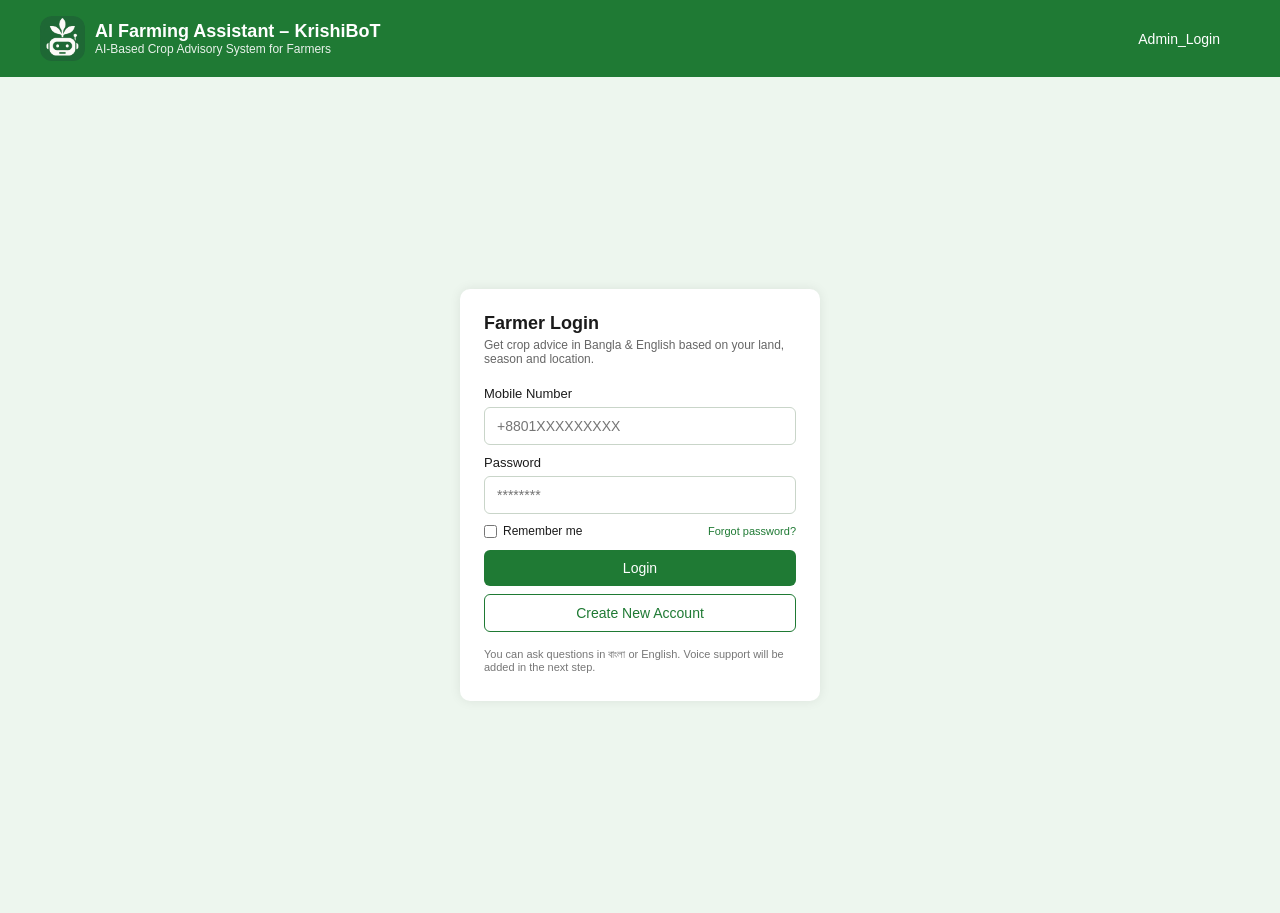
<file: index.html>
<!DOCTYPE html>
<html lang="en">
<head>
    <meta charset="UTF-8">
    <title>KrishiBoT – Login</title>
    <link rel="stylesheet" href="styles.css">
</head>

<body>

    <!-- TOP GREEN BAR WITH LOGO -->
    <div class="top-bar">
        <div class="brand-box">
            <img src="assets/botlogo.png" alt="KrishiBoT logo" class="brand-logo">

            <div>
                <div class="brand-text-main">AI Farming Assistant – KrishiBoT</div>
                <div class="brand-text-sub">AI-Based Crop Advisory System for Farmers</div>
            </div>
        </div>

        <div class="top-right">
            <a href="admin_login.html" class="nav-link">
                <span style="margin-right:20px;">Admin_Login</span>
            </a>
        </div>
    </div>

    <!-- CENTER LOGIN CARD -->
    <div class="page-center">
        <div class="auth-card">
            <div class="auth-title">Farmer Login</div>
            <div class="auth-subtitle">
                Get crop advice in Bangla & English based on your land, season and location.
            </div>

            <label class="auth-label">Mobile Number</label>
            <input type="text" id="farmerPhone" class="auth-input" placeholder="+8801XXXXXXXXX">

            <label class="auth-label">Password</label>
            <input type="password" id="farmerPassword" class="auth-input" placeholder="********">

            <div class="auth-row">
                <div class="checkbox-inline">
                    <input type="checkbox" id="remember">
                    <label for="remember">Remember me</label>
                </div>
                <div style="font-size:11px;color:#1f7a34;cursor:pointer;">
                    Forgot password?
                </div>
            </div>

            <!-- FINAL FIXED BUTTONS -->
            <button class="auth-btn" id="farmerLoginBtn">
                Login
            </button>

            <button class="auth-btn secondary" id="createAccountBtn">
                Create New Account
            </button>

            <div class="auth-small-text">
                You can ask questions in বাংলা or English. Voice support will be added in the next step.
            </div>
        </div>
    </div>

    <!-- JS -->
    <script src="script.js"></script>

</body>
</html>
</file>
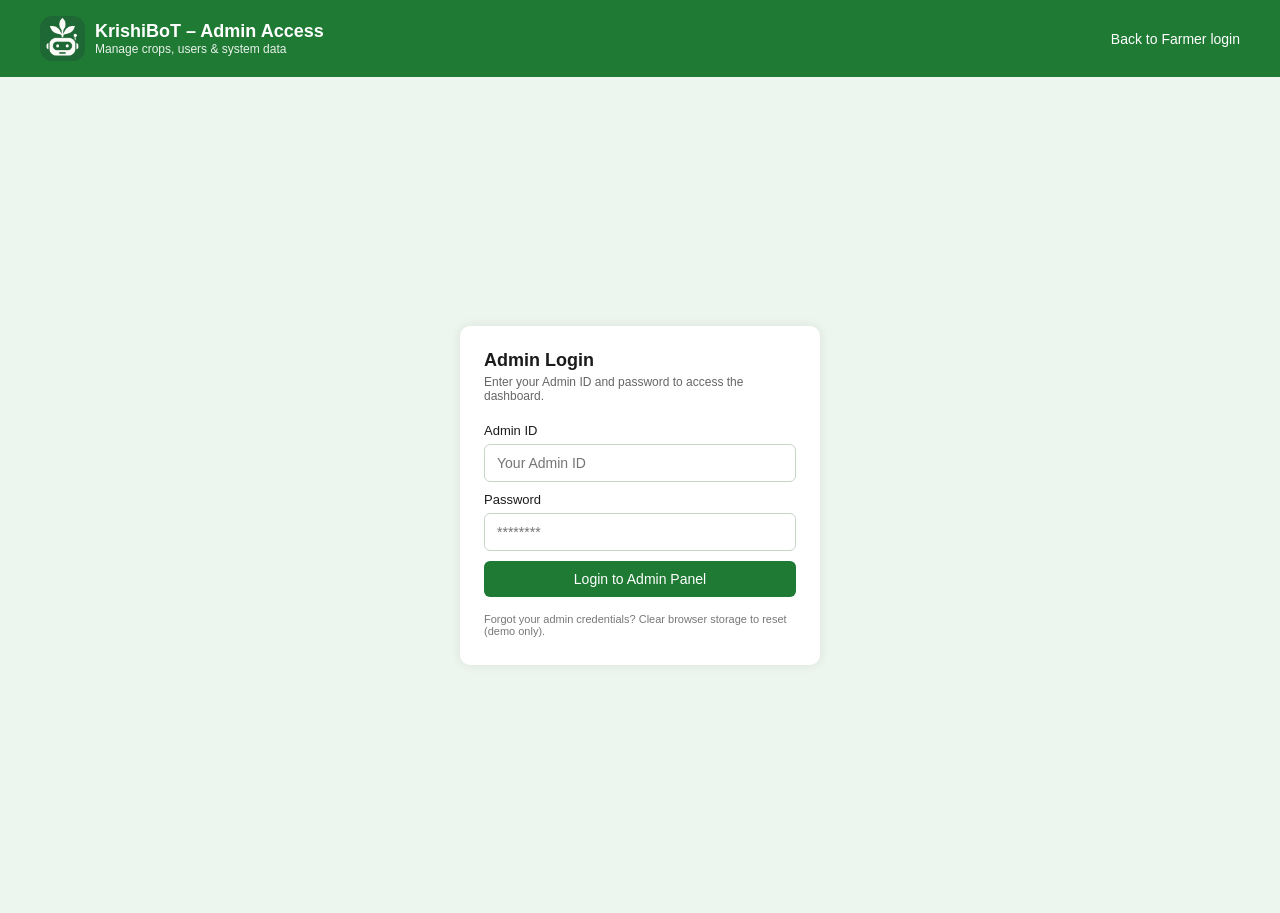
<file: admin.html>
<!DOCTYPE html>
<html lang="en">
<head>
    <meta charset="UTF-8">
    <title>KrishiBoT – Admin Dashboard</title>
    <link rel="stylesheet" href="styles.css">
</head>

<body class="admin-body">

    <!-- TOP BAR -->
    <div class="top-bar">
        <div class="brand-box">
            <img src="assets/botlogo.png" alt="KrishiBoT logo" class="brand-logo">
            <div>
                <div class="brand-text-main">KrishiBoT Admin Panel</div>
                <div class="brand-text-sub">Manage crops, farmers & system data</div>
            </div>
        </div>

        <div class="top-right">
            <a href="#" class="nav-link" id="adminLogoutLink">Logout</a>
        </div>
    </div>

    <!-- ADMIN CONTENT -->
    <div class="admin-wrapper">

        <!-- METRIC CARDS -->
        <div class="admin-grid">

            <div class="admin-card">
                <div class="admin-card-title">Total Crops</div>
                <div class="admin-card-value" id="stat-crops">0</div>
                <div class="admin-card-sub">Crops in database</div>
            </div>

            <div class="admin-card">
                <div class="admin-card-title">Registered Farmers</div>
                <div class="admin-card-value" id="stat-farmers">0</div>
                <div class="admin-card-sub">Number of users</div>
            </div>

            <div class="admin-card">
                <div class="admin-card-title">Chats Today</div>
                <div class="admin-card-value" id="stat-chats-today">0</div>
                <div class="admin-card-sub">Active queries</div>
            </div>

            <div class="admin-card">
                <div class="admin-card-title">Avg. Response Time</div>
                <div class="admin-card-value" id="stat-response">–</div>
                <div class="admin-card-sub">Last 24 hours</div>
            </div>

        </div>

        <!-- 2 COLUMN LAYOUT -->
        <div class="admin-two-col">

            <!-- CROP DATABASE TABLE -->
            <div class="admin-table-card">
                <div class="admin-table-title">Crop Database</div>

                <table class="admin-table">
                    <thead>
                        <tr>
                            <th>Crop</th>
                            <th>Season</th>
                            <th>Soil</th>
                        </tr>
                    </thead>

                    <!-- Dynamic crop list -->
                    <tbody id="crop-table"></tbody>
                </table>

                <button class="btn-outline" style="margin-top:10px;" onclick="window.location='backend/backup.php'">
                    Download Backup
                </button>
            </div>

            <!-- RECENT CHATS -->
            <div class="admin-table-card">
                <div class="admin-table-title">Recent Chats</div>

                <table class="admin-table">
                    <thead>
                        <tr>
                            <th>User</th>
                            <th>Query</th>
                            <th>Date</th>
                        </tr>
                    </thead>

                    <!-- Dynamic recent chat list -->
                    <tbody id="recent-chat-table"></tbody>
                </table>

            </div>

        </div>
    </div>

    <script src="script.js"></script>

    <!-- Admin Dashboard Dynamic JS -->
    <script>
    document.addEventListener("DOMContentLoaded", () => {
        const page = window.location.pathname.split("/").pop();
        if (page !== "admin.html") return;

        /* -------------------------
           1. Load Dashboard Stats
        ------------------------- */
        fetch("backend/get_stats.php")
            .then(res => res.json())
            .then(data => {
                if (data.status === "success") {
                    document.getElementById("stat-crops").innerText        = data.stats.crops;
                    document.getElementById("stat-farmers").innerText      = data.stats.farmers;
                    document.getElementById("stat-chats-today").innerText  = data.stats.todayChats;
                    document.getElementById("stat-response").innerText     = data.stats.avgResponse + " sec";
                }
            })
            .catch(err => console.error("Stats load error:", err));


        /* -------------------------
           2. Load Crop Database
        ------------------------- */
        fetch("backend/get_crops.php")
            .then(res => res.json())
            .then(data => {
                const table = document.getElementById("crop-table");
                if (!table) return;
                table.innerHTML = ""; // clear

                if (data.status === "success") {
                    data.crops.forEach(row => {
                        const tr = document.createElement("tr");
                        tr.innerHTML = `
                            <td>${row.crop_name}</td>
                            <td>${row.season}</td>
                            <td>${row.soil_type}</td>
                        `;
                        table.appendChild(tr);
                    });
                }
            })
            .catch(err => console.error("Crop table error:", err));


        /* -------------------------
           3. Load Recent Chats
        ------------------------- */
        fetch("backend/get_recent_chats.php")
            .then(res => res.json())
            .then(data => {
                const table = document.getElementById("recent-chat-table");
                if (!table) return;
                table.innerHTML = "";

                if (data.status === "success") {
                    data.chats.forEach(chat => {
                        const tr = document.createElement("tr");
                        tr.innerHTML = `
                            <td>${chat.user}</td>
                            <td>${chat.query}</td>
                            <td>${chat.date}</td>
                        `;
                        table.appendChild(tr);
                    });
                }
            })
            .catch(err => console.error("Recent chats error:", err));

    });
    </script>

</body>
</html>
</file>
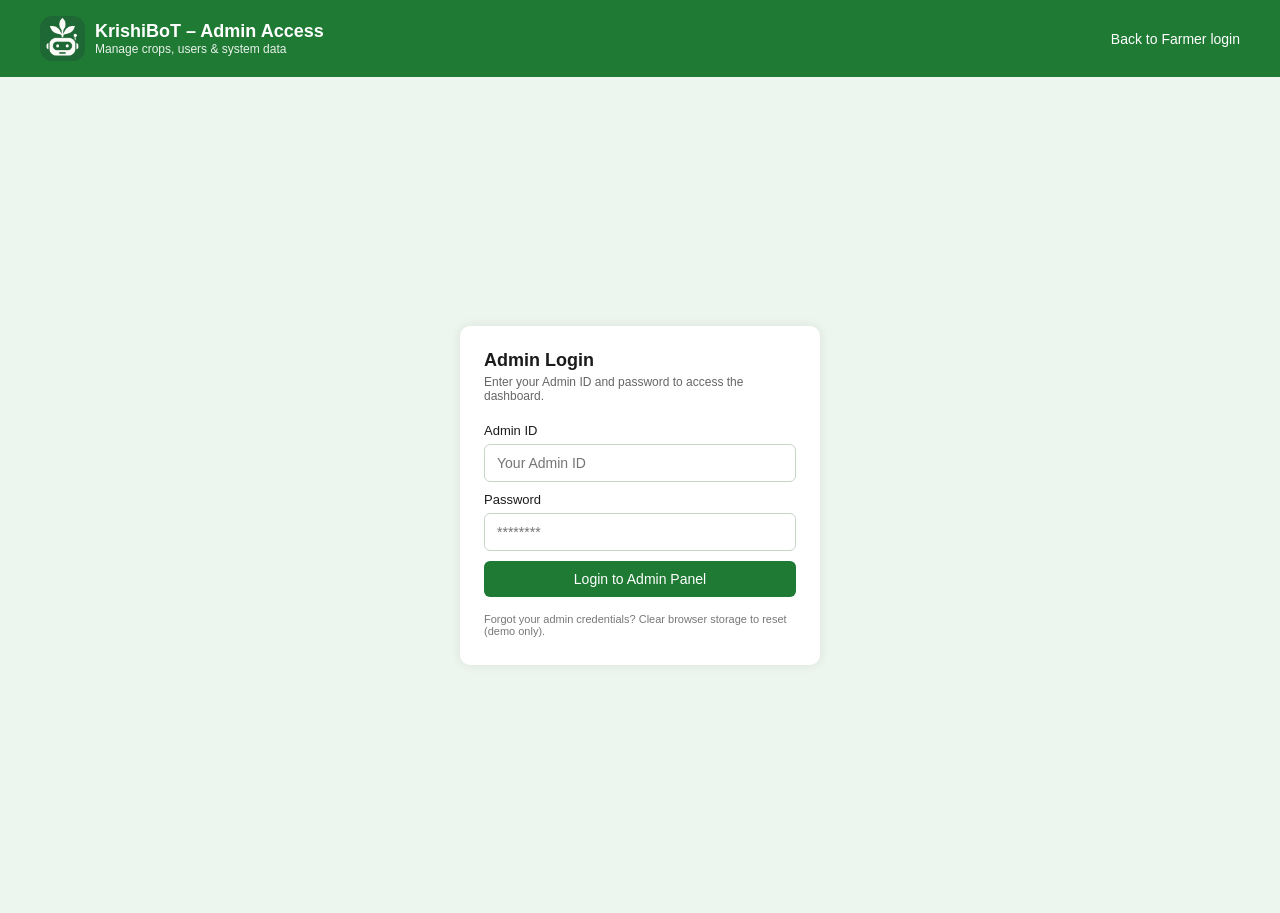
<file: admin_login.html>
<!DOCTYPE html>
<html lang="en">
<head>
    <meta charset="UTF-8">
    <title>KrishiBoT – Admin Login</title>
    <link rel="stylesheet" href="styles.css">
</head>
<body>

    <!-- TOP BAR -->
    <div class="top-bar">
        <div class="brand-box">
            <img src="assets/botlogo.png" alt="KrishiBoT logo" class="brand-logo">
            <div>
                <div class="brand-text-main">KrishiBoT – Admin Access</div>
                <div class="brand-text-sub">Manage crops, users & system data</div>
            </div>
        </div>

        <div class="top-right">
            <a href="index.html" class="nav-link">Back to Farmer login</a>
        </div>
    </div>

    <!-- MAIN CARD -->
    <div class="page-center">
        <div class="auth-card" style="max-width:420px;">

            <!-- This section is shown ONLY if no admin is created yet -->
            <div id="adminSetupSection">
                <div class="auth-title">Create Admin Account</div>
                <div class="auth-subtitle">
                    First time setup – define a unique Admin ID and password.
                </div>

                <label class="auth-label">Admin Name</label>
                <input type="text" id="adminNameSetup" class="auth-input" placeholder="e.g. System Admin">

                <label class="auth-label">Admin ID</label>
                <input type="text" id="adminIdSetup" class="auth-input" placeholder="e.g. admin001">

                <label class="auth-label">Password</label>
                <input type="password" id="adminPassSetup" class="auth-input" placeholder="********">

                <button class="auth-btn" id="createAdminBtn">
                    Save & Go to Admin Panel
                </button>

                <div class="auth-small-text">
                    This information will be stored in this browser only (for prototype demo).
                </div>
            </div>

            <!-- This section is shown once admin account exists -->
            <div id="adminLoginSection" style="display:none;">
                <div class="auth-title">Admin Login</div>
                <div class="auth-subtitle">
                    Enter your Admin ID and password to access the dashboard.
                </div>

                <label class="auth-label">Admin ID</label>
                <input type="text" id="adminIdLogin" class="auth-input" placeholder="Your Admin ID">

                <label class="auth-label">Password</label>
                <input type="password" id="adminPassLogin" class="auth-input" placeholder="********">

                <button class="auth-btn" id="adminLoginBtn">
                    Login to Admin Panel
                </button>

                <div class="auth-small-text">
                    Forgot your admin credentials? Clear browser storage to reset (demo only).
                </div>
            </div>

        </div>
    </div>

    <script src="script.js"></script>
</body>
</html>
</file>
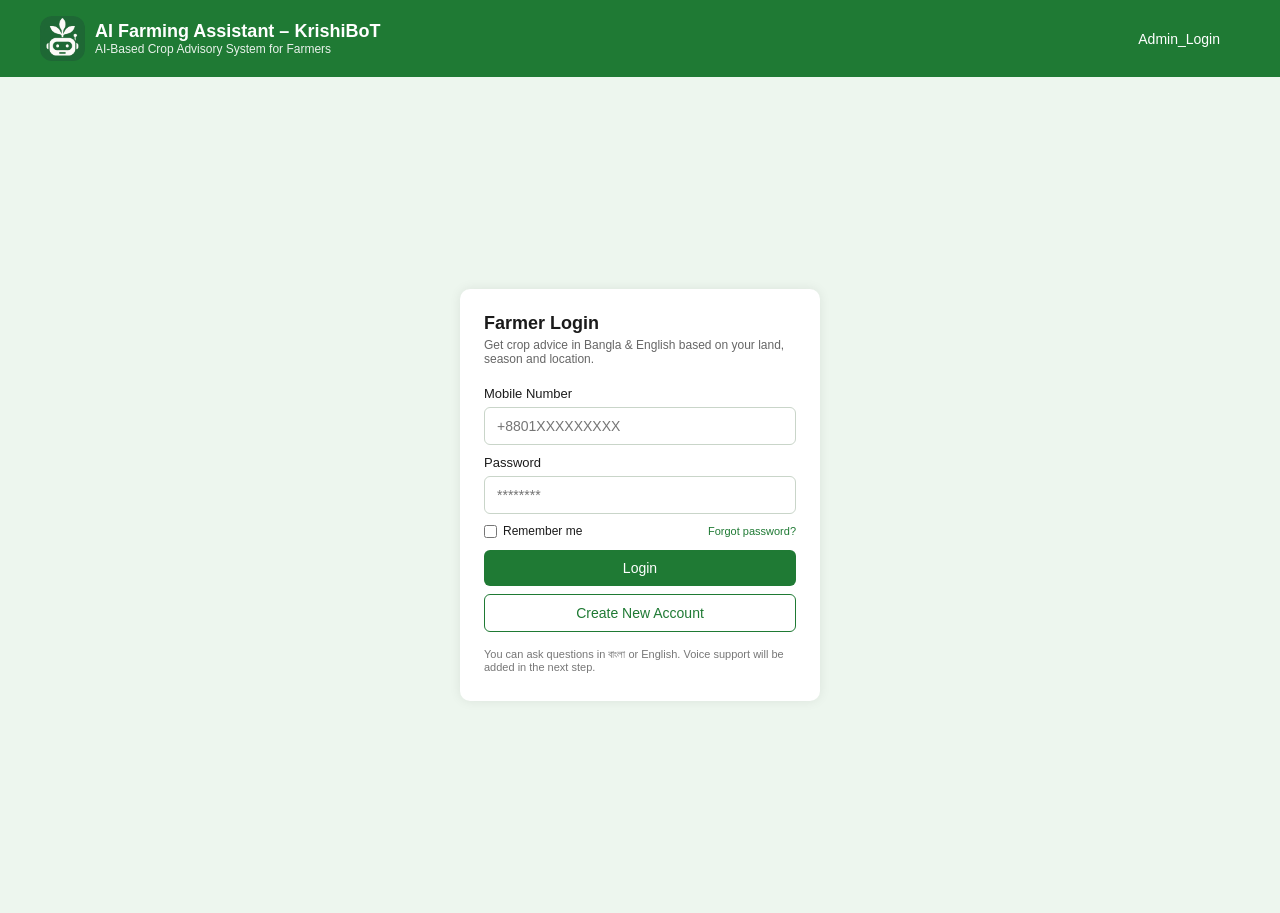
<file: chat.html>
<!DOCTYPE html>
<html lang="en">
<head>
    <meta charset="UTF-8">
    <title>KrishiBoT – Chat</title>
    <meta name="viewport" content="width=device-width, initial-scale=1.0">
    <link rel="stylesheet" href="styles.css">
</head>

<body class="chat-page">

<!-- ================= TOP BAR ================= -->
<header class="top-bar">

    <div class="brand-box">
        <img src="assets/botlogo.png" alt="KrishiBoT logo" class="brand-logo">
        <div>
            <div class="brand-text-main">AI Farming Assistant – KrishiBoT</div>
            <div class="brand-text-sub">Ask in Bangla or English about crops</div>
        </div>
    </div>

    <!-- CLEAN RIGHT NAV -->
    <div class="topbar-right">

        <!-- Primary tools -->
        <div class="nav-group">
            <a href="marketplace.html" class="nav-link">Marketplace</a>
            <a href="supply_chain.html" class="nav-link">Supply Chain</a>
        </div>

        <span class="nav-divider"></span>

        <!-- User actions -->
        <div class="nav-group">
            <a href="settings.html" class="nav-link">Settings</a>
            <a href="profile.html" class="nav-link">Profile</a>
            <img src="assets/farmer.png" class="profile-circle" alt="Profile">
        </div>

    </div>

</header>

<!-- ================= CHAT LAYOUT ================= -->
<div class="chat-layout">

    <!-- ========== LEFT SIDEBAR ========== -->
    <aside class="chat-sidebar">

        <div class="sidebar-header">Chats</div>

        <button class="new-chat-btn" id="newChatBtn" type="button">
            + New Chat
        </button>

        <!-- Suggested Questions -->
        <div class="sidebar-section">
            <div class="sidebar-section-title">Suggested Questions</div>

            <div id="suggestList">
                <button class="suggest-item" type="button"
                        data-question="Which crop is best for my land and season?">
                    🌾 Which crop is best for my land and season?
                </button>

                <button class="suggest-item" type="button"
                        data-question="How does temperature affect crop growth?">
                    🌤 How does temperature affect crop growth?
                </button>

                <button class="suggest-item" type="button"
                        data-question="How much water does my crop need?">
                    💧 How much water does my crop need?
                </button>

                <button class="suggest-item" type="button"
                        data-question="What fertilizer should I use?">
                    🧪 What fertilizer should I use?
                </button>

                <button class="suggest-item" type="button"
                        data-question="আমার জমি ও মৌসুমের জন্য কোন ফসল ভালো হবে?">
                    🌾 আমার জমি ও মৌসুমের জন্য কোন ফসল ভালো হবে?
                </button>
            </div>
        </div>

        <!-- Chat History -->
        <div class="sidebar-section">
            <div class="sidebar-section-title">History</div>
            <div id="historyList" class="history-list">
                <!-- JS renders here -->
            </div>
        </div>

    </aside>

    <!-- ========== MAIN CHAT AREA ========== -->
    <main class="chat-main">

        <!-- Empty State -->
        <div id="chatEmptyState" class="chat-empty">
            <div class="chat-empty-icon">💬</div>
            <div class="chat-empty-text">
                Start a new conversation about crops in বাংলা or English.
            </div>
        </div>

        <!-- Messages -->
        <div class="chat-wrapper" id="chatWrapper"></div>

        <!-- Input Bar -->
        <div class="chat-input-bar">
            <div class="chat-input-inner">

                <button class="chat-icon-btn" id="menuBtn" title="Menu">☰</button>

                <textarea id="chatInput" rows="1"
                          placeholder="Type your question in বাংলা or English…"></textarea>

                <button class="chat-icon-btn" id="scrollBtn" title="Scroll">⬇</button>
                <button class="chat-icon-btn" id="micBtn" title="Voice (prototype)">🎤</button>
                <button class="chat-icon-btn" id="sendBtn" title="Send">➤</button>

            </div>
        </div>

    </main>
</div>

<script src="script.js"></script>
<script src="chat_ai.js"></script>

</body>
</html>
</file>
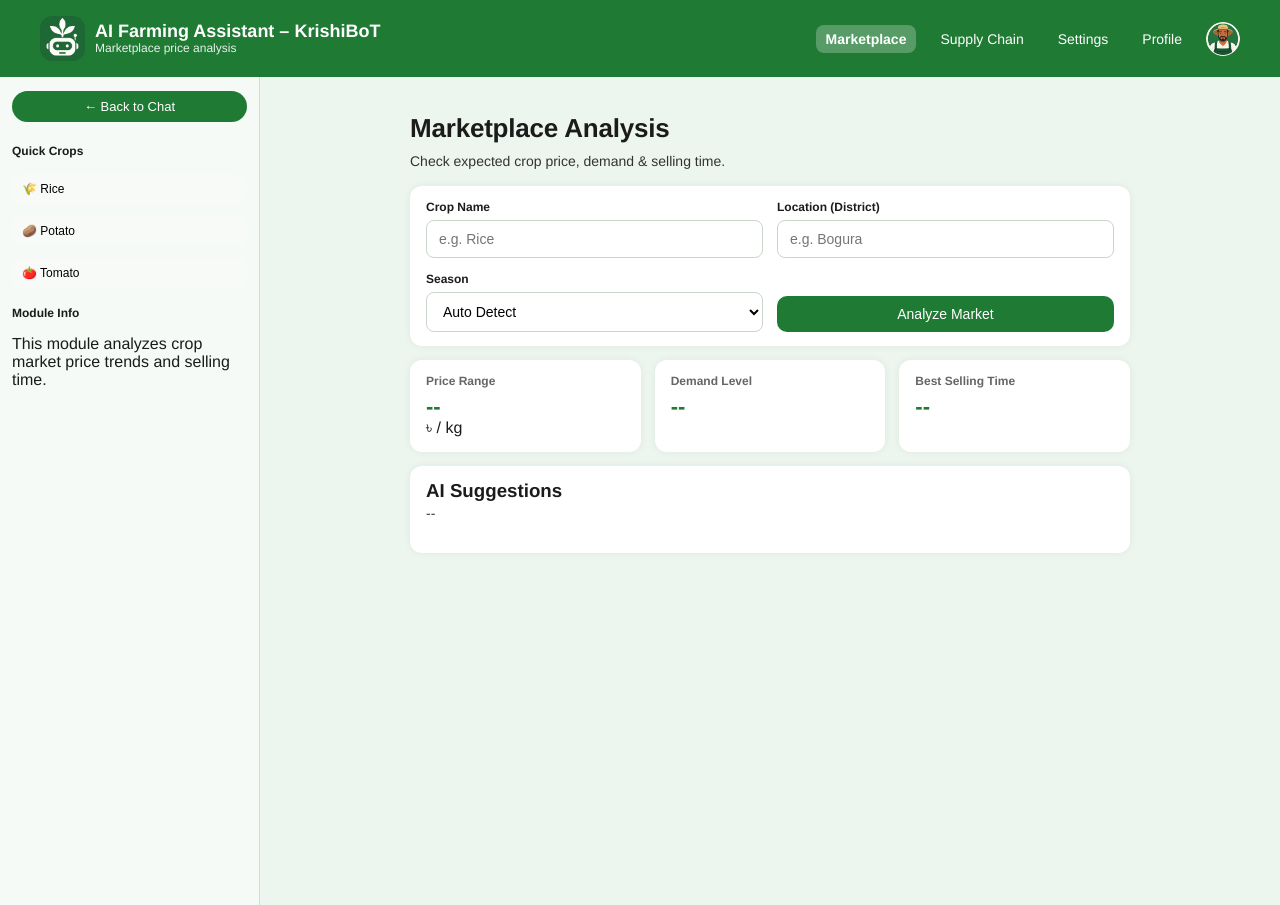
<file: marketplace.html>
<!DOCTYPE html>
<html lang="en">
<head>
  <meta charset="UTF-8" />
  <meta name="viewport" content="width=device-width, initial-scale=1.0"/>
  <title>KrishiBoT – Marketplace Analysis</title>

  <!-- IMPORTANT: load base styles first, then marketplace overrides -->
  <link rel="stylesheet" href="styles.css">
  <link rel="stylesheet" href="marketplace.css">
</head>

<body>

<!-- ================= HEADER ================= -->
<header class="topbar">
  <!-- LEFT -->
  <div class="topbar-left">
    <div class="brand-box">
      <img src="assets/botlogo.png" alt="KrishiBoT logo" class="brand-logo">
      <div>
        <div class="brand-text-main">AI Farming Assistant – KrishiBoT</div>
        <div class="brand-text-sub">Marketplace price analysis</div>
      </div>
    </div>
  </div>

  <!-- RIGHT -->
  <div class="topbar-right">
    <a href="marketplace.html" class="nav-link active">Marketplace</a>
    <a href="supply_chain.html" class="nav-link">Supply Chain</a>
    <a href="settings.html" class="nav-link">Settings</a>
    <a href="profile.html" class="nav-link">Profile</a>

    <!-- Profile image (JS will replace src from localStorage) -->
    <div class="profile-circle">
      <img id="topProfileImg" src="assets/farmer.png" alt="Profile">
    </div>
  </div>
</header>

<!-- ================= MAIN APP ================= -->
<div class="app-container">

  <!-- ============ SIDEBAR ============ -->
  <aside class="sidebar">
    <button class="new-chat-btn" onclick="location.href='chat.html'">
      ← Back to Chat
    </button>

    <div class="section-title">Quick Crops</div>
    <button class="suggest-item" onclick="setDemo('Rice')">🌾 Rice</button>
    <button class="suggest-item" onclick="setDemo('Potato')">🥔 Potato</button>
    <button class="suggest-item" onclick="setDemo('Tomato')">🍅 Tomato</button>

    <div class="section-title">Module Info</div>
    <p class="sidebar-note">
      This module analyzes crop market price trends and selling time.
    </p>
  </aside>

  <!-- ============ CONTENT AREA ============ -->
  <main class="marketplace-main">
    <div class="marketplace-center">

      <h1 class="marketplace-title">Marketplace Analysis</h1>
      <p class="marketplace-subtitle">Check expected crop price, demand & selling time.</p>

      <!-- Input Card -->
      <div class="market-card">
        <div class="market-form">
          <div class="form-group">
            <label>Crop Name</label>
            <input id="cropName" type="text" placeholder="e.g. Rice">
          </div>

          <div class="form-group">
            <label>Location (District)</label>
            <input id="location" type="text" placeholder="e.g. Bogura">
          </div>

          <div class="form-group">
            <label>Season</label>
            <select id="season">
              <option value="auto">Auto Detect</option>
              <option value="Rabi">Rabi</option>
              <option value="Kharif-1">Kharif-1</option>
              <option value="Kharif-2">Kharif-2</option>
            </select>
          </div>

          <div class="form-group">
            <label>&nbsp;</label>
            <button class="market-btn" onclick="analyzeMarket()">Analyze Market</button>
          </div>
        </div>
      </div>

      <!-- Results -->
      <div class="market-results">
        <div class="market-card">
          <div class="market-stat-title">Price Range</div>
          <div class="market-stat-value" id="priceRange">--</div>
          <div class="market-stat-sub">৳ / kg</div>
        </div>

        <div class="market-card">
          <div class="market-stat-title">Demand Level</div>
          <div class="market-stat-value" id="demandLevel">--</div>
        </div>

        <div class="market-card">
          <div class="market-stat-title">Best Selling Time</div>
          <div class="market-stat-value" id="sellingTime">--</div>
        </div>
      </div>

      <!-- Advice -->
      <div class="market-card">
        <h3>AI Suggestions</h3>
        <p class="market-advice" id="marketAdvice">--</p>
      </div>

    </div>
  </main>

</div>

<!-- ================= JS ================= -->
<script src="script.js"></script>
<script src="marketplace.js"></script>

</body>
</html>
</file>
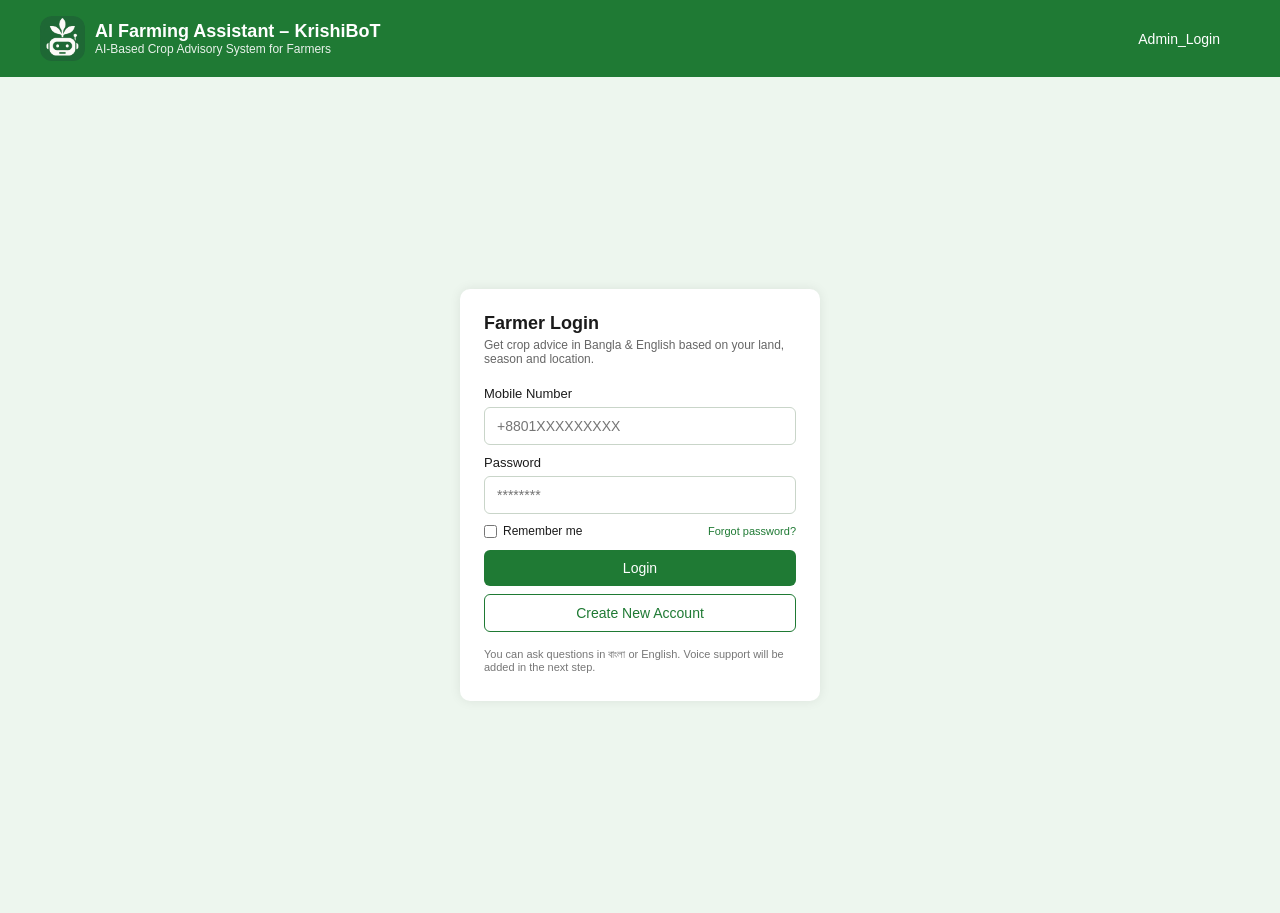
<file: profile.html>
<!DOCTYPE html>
<html lang="en">
<head>
    <meta charset="UTF-8">
    <title>KrishiBoT – Farmer Profile</title>
    <link rel="stylesheet" href="styles.css">
</head>
<body class="profile-page-body">

    <!-- TOP BAR -->
    <div class="top-bar">
        <div class="brand-box">
            <img src="assets/botlogo.png" alt="KrishiBoT logo" class="brand-logo">
            <div>
                <div class="brand-text-main">AI Farming Assistant – KrishiBoT</div>
                <div class="brand-text-sub">Edit Farmer Profile</div>
            </div>
        </div>

        <div class="top-right">
            <a href="chat.html" class="nav-link">Chat</a>
            <img src="assets/farmer.png" class="profile-circle" alt="User">
        </div>
    </div>

    <!-- PROFILE CARD -->
    <div class="profile-wrapper">

        <div class="profile-title">Farmer Profile</div>
        <div class="profile-subtitle">
            Update your farming information. Login details (mobile, password) cannot be changed here.
        </div>

        <!-- PHOTO PREVIEW ONLY (still updatable if you like) -->
        <div class="profile-photo-upload">
            <img src="assets/farmer.png" alt="Profile photo" class="profile-photo-large">

            <div class="profile-photo-text">
                <div class="profile-photo-title">Profile Photo</div>

                <input type="file" id="profilePhotoInput" accept="image/*" style="display:none;">
                <label for="profilePhotoInput" class="btn-outline upload-btn">Upload New Photo</label>

                <p class="upload-hint">
                    Changing this photo will only affect your profile picture, not login details.
                </p>
            </div>
        </div>

        <!-- FARM INFO ONLY -->
        <div class="profile-section-title">Farming Information</div>

        <div class="profile-form-grid">

            <div>
                <label class="profile-label">Full Name</label>
                <input type="text" id="fullName" class="profile-input">
            </div>

            <div>
                <label class="profile-label">Age</label>
                <input type="number" id="age" class="profile-input">
            </div>

            <div>
                <label class="profile-label">Location</label>
                <input type="text" id="location" class="profile-input">
            </div>

            <div>
                <label class="profile-label">Land Area (Bigha / Acre)</label>
                <input type="text" id="landArea" class="profile-input">
            </div>

            <div>
                <label class="profile-label">Soil Type</label>
                <select id="soilType" class="profile-select">
                    <option>Loamy</option>
                    <option>Clay</option>
                    <option>Sandy</option>
                    <option>Sandy Loam</option>
                    <option>Don't Know</option>
                </select>
            </div>

            <div>
                <label class="profile-label">Irrigation Type</label>
                <select id="irrigationType" class="profile-select">
                    <option>Tube well</option>
                    <option>Canal</option>
                    <option>Rain-fed</option>
                    <option>Mixed</option>
                </select>
            </div>

            <div>
                <label class="profile-label">Preferred Language</label>
                <div class="profile-language-row">
                    <label><input type="checkbox" id="langBangla"> Bangla</label>
                    <label><input type="checkbox" id="langEnglish"> English</label>
                </div>
            </div>

        </div>

        <div class="profile-actions">
            <button class="btn-outline" onclick="window.location.href='chat.html'">
                Cancel
            </button>
            <button class="btn-primary" id="profileSaveBtn">
                Save
            </button>
        </div>
    </div>

    <script src="script.js"></script>
</body>
</html>
</file>
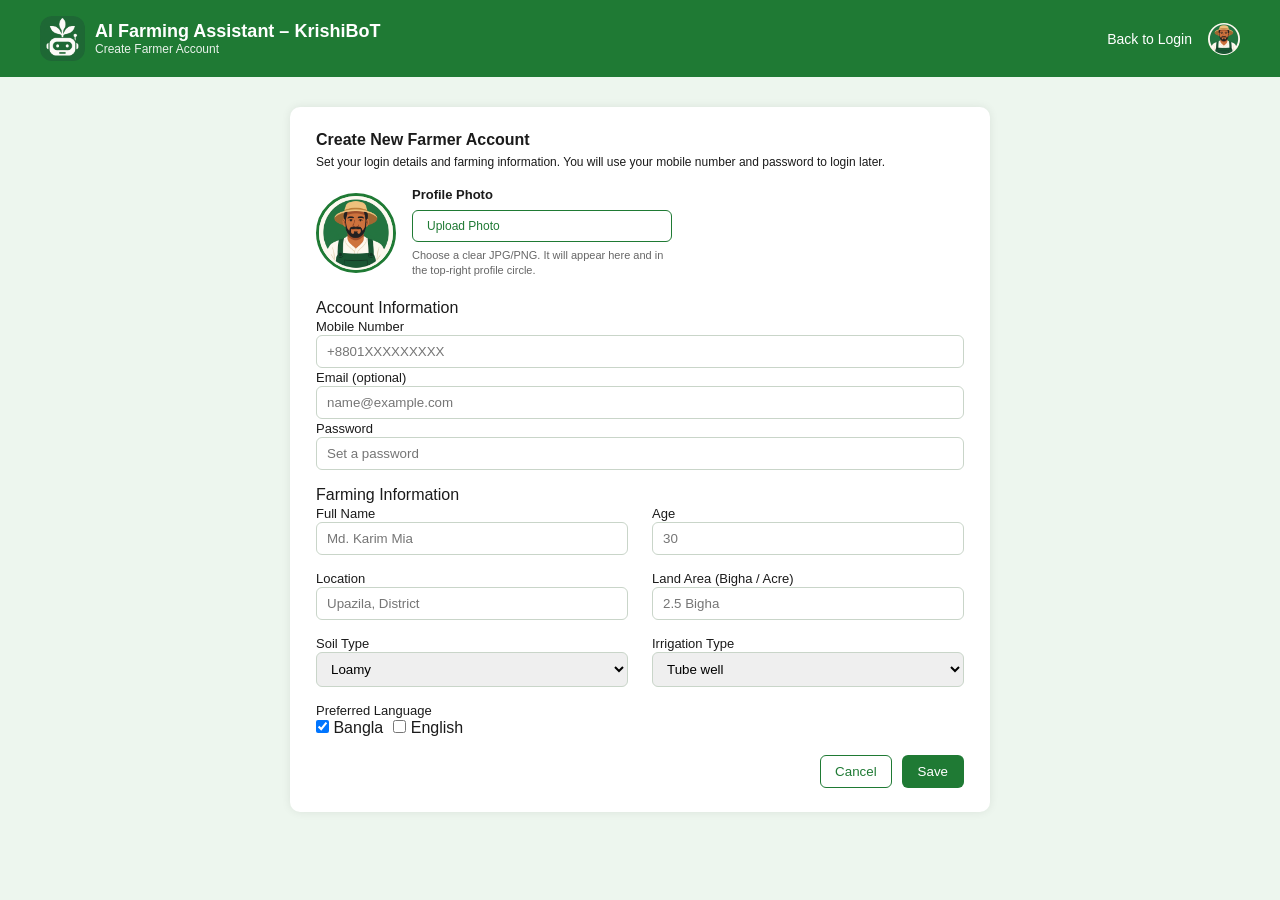
<file: register.html>
<!DOCTYPE html>
<html lang="en">
<head>
    <meta charset="UTF-8">
    <title>KrishiBoT – Create Farmer Account</title>
    <link rel="stylesheet" href="styles.css">
</head>
<body class="profile-page-body">

    <!-- TOP BAR -->
    <div class="top-bar">
        <div class="brand-box">
            <img src="assets/botlogo.png" alt="KrishiBoT logo" class="brand-logo">
            <div>
                <div class="brand-text-main">AI Farming Assistant – KrishiBoT</div>
                <div class="brand-text-sub">Create Farmer Account</div>
            </div>
        </div>

        <div class="top-right">
            <a href="index.html" class="nav-link">Back to Login</a>
            <img src="assets/farmer.png" class="profile-circle" alt="User">
        </div>
    </div>

    <!-- REGISTER CARD -->
    <div class="profile-wrapper">

        <div class="profile-title">Create New Farmer Account</div>
        <div class="profile-subtitle">
            Set your login details and farming information. You will use your mobile number and password to login later.
        </div>

        <!-- PROFILE PHOTO + UPLOAD -->
        <div class="profile-photo-upload">
            <img src="assets/farmer.png" alt="Profile photo" class="profile-photo-large">

            <div class="profile-photo-text">
                <div class="profile-photo-title">Profile Photo</div>

                <input type="file" id="profilePhotoInput" accept="image/*" style="display:none;">
                <label for="profilePhotoInput" class="btn-outline upload-btn">Upload Photo</label>

                <p class="upload-hint">
                    Choose a clear JPG/PNG. It will appear here and in the top-right profile circle.
                </p>
            </div>
        </div>

        <!-- ACCOUNT INFO -->
        <div class="profile-section-title">Account Information</div>
        <div class="profile-account-grid">
            <div>
                <label class="profile-label">Mobile Number</label>
                <input type="text" id="regPhone" class="profile-input" placeholder="+8801XXXXXXXXX">
            </div>

            <div>
                <label class="profile-label">Email (optional)</label>
                <input type="email" id="regEmail" class="profile-input" placeholder="name@example.com">
            </div>

            <div>
                <label class="profile-label">Password</label>
                <input type="password" id="regPassword" class="profile-input" placeholder="Set a password">
            </div>
        </div>

        <!-- FARM INFO -->
        <div class="profile-section-title" style="margin-top:16px;">Farming Information</div>

        <div class="profile-form-grid">

            <div>
                <label class="profile-label">Full Name</label>
                <input type="text" id="fullName" class="profile-input" placeholder="Md. Karim Mia">
            </div>

            <div>
                <label class="profile-label">Age</label>
                <input type="number" id="age" class="profile-input" placeholder="30">
            </div>

            <div>
                <label class="profile-label">Location</label>
                <input type="text" id="location" class="profile-input" placeholder="Upazila, District">
            </div>

            <div>
                <label class="profile-label">Land Area (Bigha / Acre)</label>
                <input type="text" id="landArea" class="profile-input" placeholder="2.5 Bigha">
            </div>

            <div>
                <label class="profile-label">Soil Type</label>
                <select id="soilType" class="profile-select">
                    <option>Loamy</option>
                    <option>Clay</option>
                    <option>Sandy</option>
                    <option>Sandy Loam</option>
                    <option>Don't Know</option>
                </select>
            </div>

            <div>
                <label class="profile-label">Irrigation Type</label>
                <select id="irrigationType" class="profile-select">
                    <option>Tube well</option>
                    <option>Canal</option>
                    <option>Rain-fed</option>
                    <option>Mixed</option>
                </select>
            </div>

            <div>
                <label class="profile-label">Preferred Language</label>
                <div class="profile-language-row">
                    <label><input type="checkbox" id="langBangla" checked> Bangla</label>
                    <label><input type="checkbox" id="langEnglish"> English</label>
                </div>
            </div>

        </div>

        <!-- BUTTONS -->
        <div class="profile-actions">
            <button class="btn-outline" onclick="window.location.href='index.html'">
                Cancel
            </button>
            <button class="btn-primary" id="registerSaveBtn">
                Save
            </button>
        </div>
    </div>

    <script src="script.js"></script>
</body>
</html>
</file>
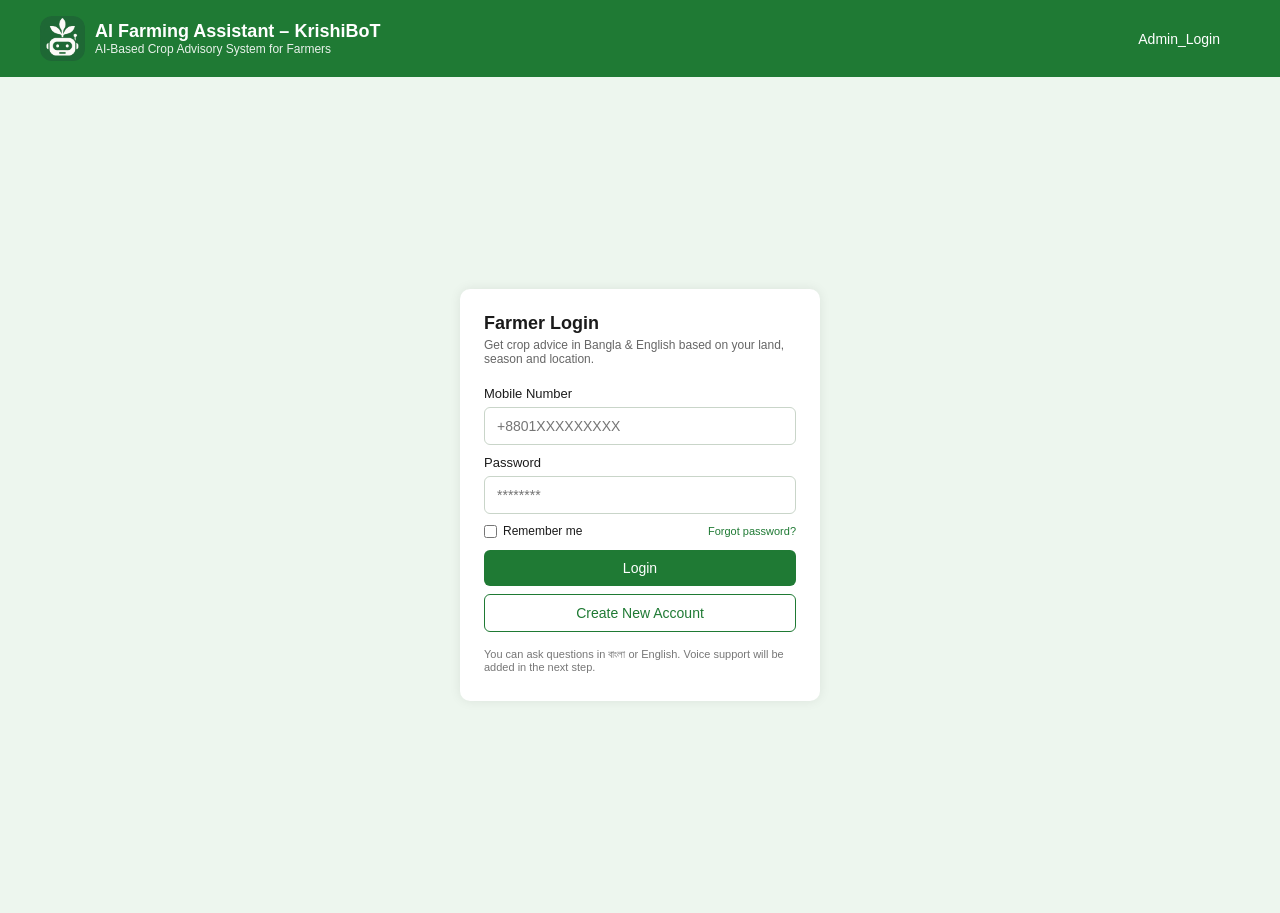
<file: settings.html>
<!DOCTYPE html>
<html lang="en">
<head>
    <meta charset="UTF-8">
    <title>KrishiBoT – Settings</title>
    <link rel="stylesheet" href="styles.css">
</head>
<body class="profile-page-body">

    <!-- TOP BAR -->
    <div class="top-bar">
        <div class="brand-box">
            <img src="assets/botlogo.png" alt="KrishiBoT logo" class="brand-logo">
            <div>
                <div class="brand-text-main">AI Farming Assistant – KrishiBoT</div>
                <div class="brand-text-sub">System Preferences & Settings</div>
            </div>
        </div>

        <div class="top-right">
            <a href="chat.html" class="nav-link">Chat</a>
            <img src="assets/farmer.png" class="profile-circle" alt="Farmer">
        </div>
    </div>

    <!-- SETTINGS LAYOUT -->
    <div class="settings-layout">

        <!-- LEFT MENU -->
        <aside class="settings-menu">
            <div class="settings-menu-title">Settings</div>

            <div class="settings-menu-item active" data-section="system">
                System Preferences
            </div>
            <div class="settings-menu-item" data-section="chatbot">
                Chatbot Settings
            </div>
            <div class="settings-menu-item" data-section="interface">
                Interface
            </div>
            <div class="settings-menu-item" data-section="privacy">
                Privacy
            </div>
            <div class="settings-menu-item" data-section="appdata">
                App &amp; Data
            </div>

            <!-- farmer logout button (already used in JS) -->
            <button id="farmerLogoutBtn" class="logout-btn">Logout</button>
        </aside>

        <!-- RIGHT SIDE CONTENT -->
        <main class="settings-content">

            <!-- SYSTEM PREFERENCES PANEL -->
            <div id="settings-system" class="settings-panel">
                <div class="settings-section-title">System Preferences</div>

                <div class="settings-row">
                    <label>Language</label><br>
                    <select id="setLanguage">
                        <option value="bn+en">Bangla + English</option>
                        <option value="bn">Bangla only</option>
                        <option value="en">English only</option>
                    </select>
                </div>

                <div class="settings-row">
                    <label>Advice Mode</label><br>
                    <select id="setAdviceMode">
                        <option value="simple">Simple (Farmer Friendly)</option>
                        <option value="detailed">Detailed (More Technical)</option>
                    </select>
                </div>

                <div class="settings-row">
                    <label>Units</label><br>
                    <select id="setUnits">
                        <option value="local">Local Units (Bigha, Mon)</option>
                        <option value="metric">Metric (Acre, kg)</option>
                    </select>
                </div>

                <div class="settings-row">
                    <label>Voice Support (Beta)</label><br>
                    <input type="checkbox" id="setVoiceSTT"> Speech to Text (Bangla &amp; English)<br>
                    <input type="checkbox" id="setVoiceTTS"> Text to Speech (Bot Voice Reply)
                </div>

                <div class="settings-row">
                    <label>Location Access</label><br>
                    <input type="checkbox" id="setUseGPS">
                    Use GPS to recommend crops for my region
                </div>
            </div>

            <!-- CHATBOT SETTINGS PANEL -->
            <div id="settings-chatbot" class="settings-panel" style="display:none;">
                <div class="settings-section-title">Chatbot Settings</div>

                <div class="settings-row">
                    <label>Response Style</label><br>
                    <select id="setResponseStyle">
                        <option value="simple">Simple – short &amp; easy</option>
                        <option value="detailed">Detailed – more explanation</option>
                    </select>
                </div>

                <div class="settings-row">
                    <label>Preferred Answer Language</label><br>
                    <select id="setAnswerLanguage">
                        <option value="mixed">Bangla + English (mixed)</option>
                        <option value="bn">বাংলা (Bangla)</option>
                        <option value="en">English</option>
                    </select>
                </div>

                <div class="settings-row">
                    <label>
                        <input type="checkbox" id="setShowTips">
                        Show extra crop tips after answers
                    </label>
                </div>
            </div>

            <!-- INTERFACE PANEL -->
            <div id="settings-interface" class="settings-panel" style="display:none;">
                <div class="settings-section-title">Interface</div>

                <div class="settings-row">
                    <label>Theme</label><br>
                    <select id="setTheme">
                        <option value="light">Light (default)</option>
                        <option value="dark">Dark (prototype)</option>
                    </select>
                </div>

                <div class="settings-row">
                    <label>Chat Layout</label><br>
                    <select id="setDensity">
                        <option value="comfortable">Comfortable (bigger bubbles)</option>
                        <option value="compact">Compact (more messages on screen)</option>
                    </select>
                </div>
            </div>

            <!-- PRIVACY PANEL -->
            <div id="settings-privacy" class="settings-panel" style="display:none;">
                <div class="settings-section-title">Privacy</div>

                <div class="settings-row">
                    <label>
                        <input type="checkbox" id="setSaveHistory">
                        Save my chat history on this device
                    </label>
                    <div style="font-size:11px;color:#555;margin-top:4px;">
                        When turned off, KrishiBoT will forget previous chats after you close the page.
                    </div>
                </div>

                <div class="settings-row">
                    <label>
                        <input type="checkbox" id="setShareAnalytics">
                        Allow anonymous usage analytics (prototype only)
                    </label>
                </div>
            </div>

            <!-- APP & DATA PANEL -->
            <div id="settings-appdata" class="settings-panel" style="display:none;">
                <div class="settings-section-title">App &amp; Data</div>

                <div class="settings-row">
                    <button id="btnClearHistory" class="btn-outline">
                        Clear saved chat history
                    </button>
                    <div style="font-size:11px;color:#555;margin-top:4px;">
                        Deletes all previous conversations from this browser.
                    </div>
                </div>

                <div class="settings-row">
                    <button id="btnResetProfile" class="btn-outline">
                        Reset farmer profile data
                    </button>
                </div>

                <div class="settings-row">
                    <button id="btnResetAll" class="btn-primary">
                        Reset all app data (logout)
                    </button>
                    <div style="font-size:11px;color:#555;margin-top:4px;">
                        Removes login, profile, settings and chat history from this browser.
                    </div>
                </div>
            </div>

        </main>
    </div>

    <script src="script.js"></script>
</body>
</html>
</file>
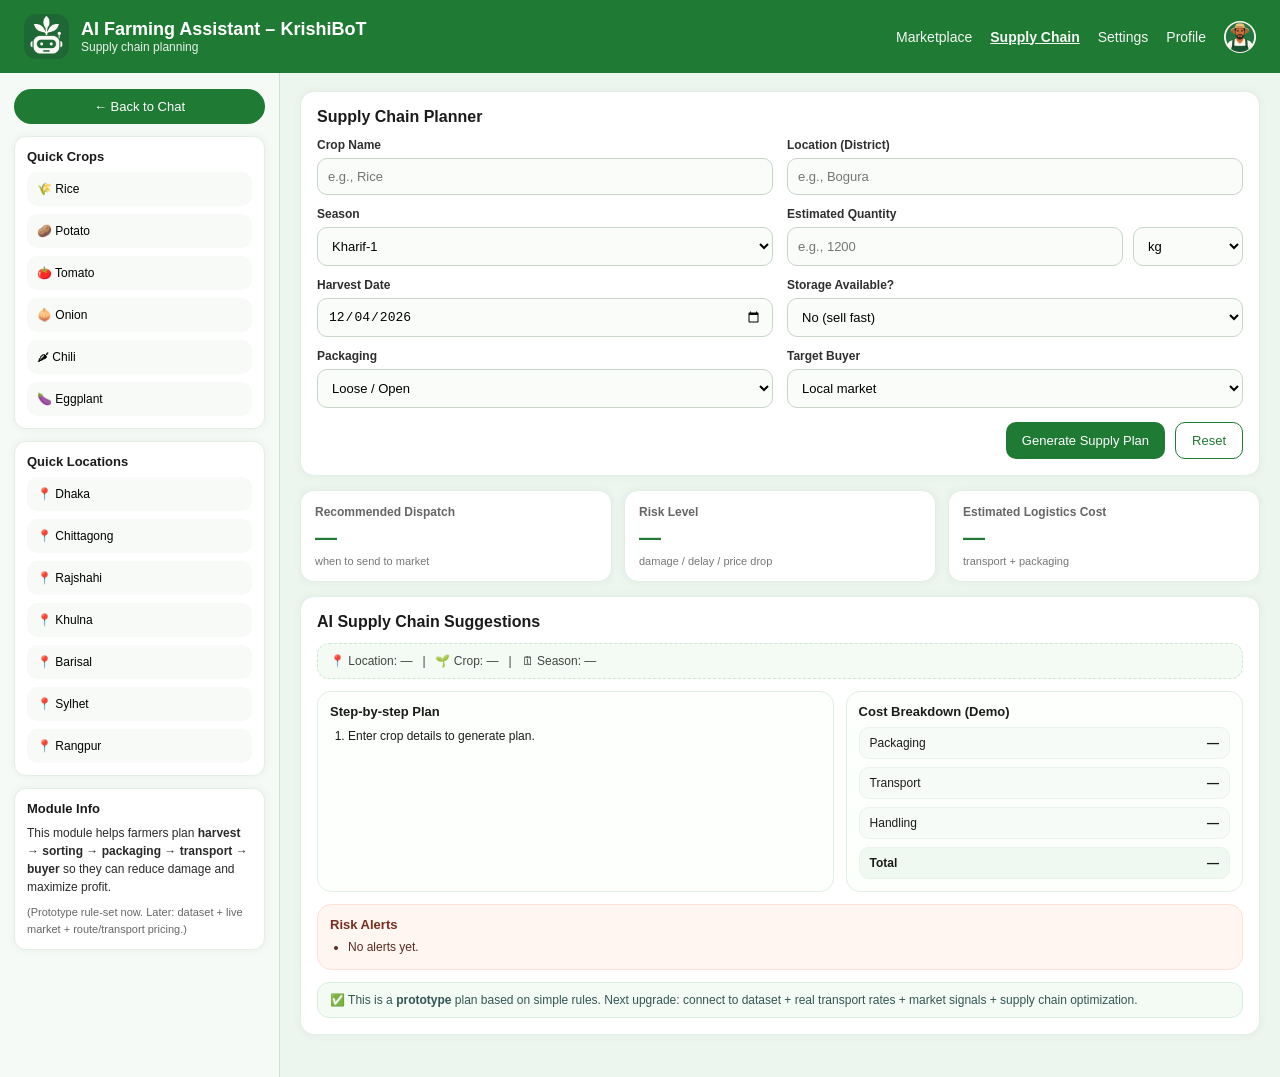
<file: supply_chain.html>
<!DOCTYPE html>
<html lang="en">
<head>
  <meta charset="UTF-8" />
  <meta name="viewport" content="width=device-width, initial-scale=1"/>
  <title>KrishiBoT – Supply Chain</title>
  <link rel="stylesheet" href="supply_chain.css" />
</head>
<body class="sc-page">

  <!-- TOP BAR -->
  <div class="top-bar">
    <div class="brand-box">
      <img src="assets/botlogo.png" alt="KrishiBoT logo" class="brand-logo">
      <div>
        <div class="brand-text-main">AI Farming Assistant – KrishiBoT</div>
        <div class="brand-text-sub">Supply chain planning</div>
      </div>
    </div>

    <div class="top-right">
      <a href="marketplace.html" class="nav-link">Marketplace</a>
      <a href="supply_chain.html" class="nav-link active-link">Supply Chain</a>
      <a href="settings.html" class="nav-link">Settings</a>
      <a href="profile.html" class="nav-link">Profile</a>
      <img id="navProfileImg" src="assets/farmer.png" class="profile-circle" alt="Farmer">
    </div>
  </div>

  <!-- LAYOUT -->
  <div class="sc-layout">

    <!-- LEFT SIDEBAR -->
    <aside class="sc-sidebar">
      <button class="btn-pill" onclick="window.location.href='chat.html'">← Back to Chat</button>

      <div class="side-card">
        <div class="side-title">Quick Crops</div>
        <div class="quick-list" id="quickCrops">
          <button class="quick-item" data-crop="Rice">🌾 Rice</button>
          <button class="quick-item" data-crop="Potato">🥔 Potato</button>
          <button class="quick-item" data-crop="Tomato">🍅 Tomato</button>
          <button class="quick-item" data-crop="Onion">🧅 Onion</button>
          <button class="quick-item" data-crop="Chili">🌶 Chili</button>
          <button class="quick-item" data-crop="Eggplant">🍆 Eggplant</button>
        </div>
      </div>

      <div class="side-card">
  <div class="side-title">Quick Locations</div>
  <div class="quick-list" id="quickLocations">
    <button class="quick-item" data-loc="Dhaka">📍 Dhaka</button>
    <button class="quick-item" data-loc="Chittagong">📍 Chittagong</button>
    <button class="quick-item" data-loc="Rajshahi">📍 Rajshahi</button>
    <button class="quick-item" data-loc="Khulna">📍 Khulna</button>
    <button class="quick-item" data-loc="Barisal">📍 Barisal</button>
    <button class="quick-item" data-loc="Sylhet">📍 Sylhet</button>
    <button class="quick-item" data-loc="Rangpur">📍 Rangpur</button>
  </div>
</div>


      <div class="side-card">
        <div class="side-title">Module Info</div>
        <p class="side-text">
          This module helps farmers plan <b>harvest → sorting → packaging → transport → buyer</b>
          so they can reduce damage and maximize profit.
        </p>
        <p class="side-text small">
          (Prototype rule-set now. Later: dataset + live market + route/transport pricing.)
        </p>
      </div>
    </aside>

    <!-- MAIN -->
    <main class="sc-main">

      <!-- INPUT CARD -->
      <section class="card">
        <div class="card-title">Supply Chain Planner</div>

        <div class="form-grid">
          <div class="field">
            <label>Crop Name</label>
            <input type="text" id="cropName" placeholder="e.g., Rice" />
          </div>

          <div class="field">
            <label>Location (District)</label>
            <input type="text" id="location" placeholder="e.g., Bogura" />
          </div>

          <div class="field">
            <label>Season</label>
            <select id="season">
              <option value="Kharif-1">Kharif-1</option>
              <option value="Kharif-2">Kharif-2</option>
              <option value="Rabi">Rabi</option>
              <option value="Pre-Kharif">Pre-Kharif</option>
            </select>
          </div>

          <div class="field">
            <label>Estimated Quantity</label>
            <div class="inline">
              <input type="number" id="quantity" min="1" placeholder="e.g., 1200" />
              <select id="unit">
                <option value="kg">kg</option>
                <option value="mon">mon</option>
                <option value="ton">ton</option>
              </select>
            </div>
          </div>

          <div class="field">
            <label>Harvest Date</label>
            <input type="date" id="harvestDate" />
          </div>

          <div class="field">
            <label>Storage Available?</label>
            <select id="storage">
              <option value="none">No (sell fast)</option>
              <option value="basic">Basic (1–7 days)</option>
              <option value="cold">Cold storage (7–30 days)</option>
            </select>
          </div>

          <div class="field">
            <label>Packaging</label>
            <select id="packaging">
              <option value="loose">Loose / Open</option>
              <option value="sack">Sack / Bag</option>
              <option value="crate">Plastic Crate</option>
              <option value="box">Carton Box</option>
            </select>
          </div>

          <div class="field">
            <label>Target Buyer</label>
            <select id="buyer">
              <option value="local_market">Local market</option>
              <option value="wholesaler">Wholesaler / Arat</option>
              <option value="processor">Processor / Mill</option>
              <option value="retail_chain">Retail chain</option>
              <option value="exporter">Exporter (future)</option>
            </select>
          </div>
        </div>

        <div class="actions">
          <button class="btn-primary" id="planBtn">Generate Supply Plan</button>
          <button class="btn-outline" id="resetBtn">Reset</button>
        </div>
      </section>

      <!-- KPI CARDS -->
      <section class="kpi-row">
        <div class="kpi">
          <div class="kpi-label">Recommended Dispatch</div>
          <div class="kpi-value" id="kpiDispatch">—</div>
          <div class="kpi-sub">when to send to market</div>
        </div>
        <div class="kpi">
          <div class="kpi-label">Risk Level</div>
          <div class="kpi-value" id="kpiRisk">—</div>
          <div class="kpi-sub">damage / delay / price drop</div>
        </div>
        <div class="kpi">
          <div class="kpi-label">Estimated Logistics Cost</div>
          <div class="kpi-value" id="kpiCost">—</div>
          <div class="kpi-sub">transport + packaging</div>
        </div>
      </section>

      <!-- OUTPUT -->
      <section class="card">
        <div class="card-title">AI Supply Chain Suggestions</div>

        <div class="meta" id="metaLine">
          📍 Location: <span id="metaLoc">—</span> &nbsp; | &nbsp;
          🌱 Crop: <span id="metaCrop">—</span> &nbsp; | &nbsp;
          🗓 Season: <span id="metaSeason">—</span>
        </div>

        <div class="plan-grid">
          <div class="plan-box">
            <div class="plan-title">Step-by-step Plan</div>
            <ol class="plan-list" id="stepPlan">
              <li>Enter crop details to generate plan.</li>
            </ol>
          </div>

          <div class="plan-box">
            <div class="plan-title">Cost Breakdown (Demo)</div>
            <div class="cost-lines" id="costBox">
              <div class="cost-line"><span>Packaging</span><b>—</b></div>
              <div class="cost-line"><span>Transport</span><b>—</b></div>
              <div class="cost-line"><span>Handling</span><b>—</b></div>
              <div class="cost-total"><span>Total</span><b>—</b></div>
            </div>
          </div>
        </div>

        <div class="alerts">
          <div class="alert-title">Risk Alerts</div>
          <ul class="alert-list" id="alertsList">
            <li>No alerts yet.</li>
          </ul>
        </div>

        <div class="note">
          ✅ This is a <b>prototype</b> plan based on simple rules.  
          Next upgrade: connect to dataset + real transport rates + market signals + supply chain optimization.
        </div>
      </section>

    </main>
  </div>

  <script src="supply_chain.js?v=3"></script>
  <!--script src="script.js"></script>

</body>
</html>
</file>
<file: styles.css>
/* =========================================================
   1. GLOBAL RESET + BASE STYLES
   ========================================================= */
*{
    margin: 0;
    padding: 0;
    box-sizing: border-box;
}

/* Base body styling used for all pages */
body{
    font-family: Arial, Helvetica, sans-serif;
    background: #edf6ee;     /* light green background */
    color: #1b1b1b;
}

/* =========================================================
   2. TOP BAR (LOGO + TITLE + RIGHT SIDE LINKS)
   Used on: login, chat, settings, profile, admin
   ========================================================= */
.top-bar{
    width: 100%;
    padding: 16px 40px;
    background: #1f7a34;     /* dark green */
    color: #fff;
    display: flex;
    align-items: center;
    justify-content: space-between;
}

.brand-box{
    display: inline-flex;
    align-items: center;
    gap: 10px;
}

.brand-logo{
    width: 45px;
    height: 45px;
    border-radius: 12px;
    object-fit: cover;
}

.brand-text-main{
    font-weight: bold;
    font-size: 18px;
}
.brand-text-sub{
    font-size: 12px;
    opacity: 0.9;
}

/* Right side (Chat / Settings / Profile image) */
.top-right{
    display: flex;
    align-items: center;
    gap: 16px;
}

.nav-link{
    color: #ffffff;
    text-decoration: none;
    font-size: 14px;
}
.nav-link:hover{
    text-decoration: underline;
}

/* small profile circle in top-right */
.profile-circle{
    width: 32px;
    height: 32px;
    border-radius: 50%;
    background: #ffffff33;
    object-fit: cover;
}

/* =========================================================
   3. LOGIN PAGE (Farmer login card)
   File: index.html
   ========================================================= */
.page-center{
    min-height: calc(100vh - 64px); /* below top bar */
    display: flex;
    justify-content: center;
    align-items: center;
    padding: 30px 16px;
}

.auth-card{
    background: #ffffff;
    width: 360px;
    padding: 24px 24px 28px;
    border-radius: 10px;
    box-shadow: 0 0 12px rgba(0,0,0,0.08);
}

.auth-title{
    font-weight: bold;
    font-size: 18px;
    margin-bottom: 4px;
}

.auth-subtitle{
    font-size: 12px;
    color: #666;
    margin-bottom: 20px;
}

.auth-label{
    display: block;
    font-size: 13px;
    margin-bottom: 6px;
}

.auth-input{
    width: 100%;
    padding: 10px 12px;
    border-radius: 6px;
    border: 1px solid #c9d5c9;
    font-size: 14px;
    margin-bottom: 10px;
}

.auth-row{
    display: flex;
    justify-content: space-between;
    align-items: center;
    font-size: 12px;
    margin-bottom: 12px;
}

.checkbox-inline{
    display: flex;
    align-items: center;
    gap: 6px;
}

/* Login and Create buttons */
.auth-btn{
    width: 100%;
    padding: 10px 0;
    border-radius: 6px;
    border: none;
    background: #1f7a34;
    color: #fff;
    font-size: 14px;
    cursor: pointer;
    margin-bottom: 8px;
}
.auth-btn.secondary{
    background: #fff;
    color: #1f7a34;
    border: 1px solid #1f7a34;
}
.auth-btn:hover{
    opacity: .92;
}

.auth-small-text{
    font-size: 11px;
    color: #777;
    margin-top: 8px;
}

/* =========================================================
   4. CHAT PAGE LAYOUT
   File: chat.html
   ========================================================= */

/* Root for chat pages */
.chat-page{
    background:#edf6ee;
    min-height:100vh;
    display:flex;
    flex-direction:column;
}

/* Main layout below the top bar: sidebar + main chat */
.chat-layout{
    display:flex;
    height:calc(100vh - 72px); /* 72px ≈ top-bar height */
}

/* ---------- LEFT SIDEBAR (New Chat, Suggested Qs, History) ---------- */
.chat-sidebar{
    width:260px;
    background:#f5faf6;
    border-right:1px solid #d0e0d3;
    padding:14px 12px;
    display:flex;
    flex-direction:column;
    gap:12px;
}

.sidebar-header{
    font-weight:bold;
    margin-bottom:4px;
}

/* "New Chat" button */
.new-chat-btn{
    width:100%;
    padding:8px 10px;
    border-radius:20px;
    border:none;
    background:#1f7a34;
    color:#fff;
    font-size:13px;
    cursor:pointer;
    margin-bottom:4px;
}
.new-chat-btn:hover{
    background:#19642a;
}

/* Section title text (Suggested Questions / History) */
.sidebar-section-title{
    font-size:12px;
    font-weight:bold;
    margin-bottom:4px;
}

.sidebar-section{
    font-size:12px;
}

/* Suggested questions list */
#suggestList{
    display:flex;
    flex-direction:column;
    gap:6px;
}

/* Each suggested question looks like a small button */
.suggest-item{
    width:100%;
    text-align:left;
    border:none;
    background:#f7faf7;
    border-radius:8px;
    padding:8px 10px;
    font-size:12px;
    cursor:pointer;
}
.suggest-item:hover{
    background:#e3f2e5;
}

/* Chat history list (previous conversations) */
.history-list{
    max-height:180px;
    overflow-y:auto;
    display:flex;
    flex-direction:column;
    gap:4px;
}

/* Single history item */
.history-item{
    display:flex;
    align-items:center;
    justify-content:space-between;
    font-size:12px;
    padding:6px 8px;
    border-radius:6px;
    background:#f8f8f8;
    cursor:pointer;
}
.history-item:hover{
    background:#e9f2ea;
}

/* Title text of conversation in history */
.history-title{
    white-space:nowrap;
    overflow:hidden;
    text-overflow:ellipsis;
    max-width:140px;
}

/* Delete (✕) button that appears on hover */
.history-delete{
    border:none;
    background:transparent;
    font-size:12px;
    cursor:pointer;
    opacity:0;
    margin-left:6px;
}
.history-item:hover .history-delete{
    opacity:1;
}

/* ---------- MAIN CHAT AREA ---------- */
.chat-main{
    flex:1;
    position:relative;
    display:flex;
    flex-direction:column;
    background:#f5faf6;
}

/* Scrollable message list */
.chat-wrapper{
    flex:1;
    padding:18px 40px 80px;
    overflow-y:auto;
    display:flex;
    flex-direction:column;
    gap:6px;
}

/* Centered empty state (shown when no messages yet) */
.chat-empty{
    position:absolute;
    top:50%;
    left:50%;
    transform:translate(-50%,-50%);
    display:flex;
    flex-direction:column;
    align-items:center;
    gap:8px;
    opacity:0.45;
    pointer-events:none;
    text-align:center;
}
.chat-empty-icon{
    font-size:40px;
}
.chat-empty-text{
    font-size:14px;
}

/* Chat bubbles created by JS --------------------------------- */
.user-bubble{
    align-self:flex-end;
    background:#1f7a34;
    color:#fff;
    padding:10px 14px;
    border-radius:18px;
    margin:2px 0;
    max-width:70%;
    font-size:13px;
}
.bot-bubble{
    align-self:flex-start;
    background:#ffffff;
    color:#222;
    padding:10px 14px;
    border-radius:18px;
    margin:2px 0;
    max-width:70%;
    font-size:13px;
    box-shadow:0 0 4px rgba(0,0,0,0.08);
}

/* ---------- INPUT BAR AT BOTTOM ---------- */
.chat-input-bar{
    border-top:1px solid #d0e0d3;
    padding:8px 18px 10px;
    background:#1f7a34;
}

.chat-input-inner{
    display:flex;
    align-items:center;
    gap:8px;
    background:#ffffff;
    border-radius:24px;
    padding:9px 12px;
}

/* Textarea for user message */
.chat-input-inner textarea{
    flex:1;
    border:none;
    resize:none;
    font-size:15px;              /* Bigger text */
    font-family: Arial, Helvetica, sans-serif;   /* Same as chat bubbles */
    color:#333;                  /* Cleaner dark color */
    outline:none;
    background:transparent;
}

/* Icon buttons: menu, scroll, mic, send */
.chat-icon-btn{
    border:none;
    background:transparent;
    font-size:18px;
    width:30px;
    height:30px;
    display:flex;
    align-items:center;
    justify-content:center;
    cursor:pointer;
    flex-shrink:0;
}
.chat-icon-btn:hover{
    opacity:0.8;
}

/* =========================================================
   5. SETTINGS PAGE
   File: settings.html
   Left menu + right content
   ========================================================= */

/* 2-column layout: sidebar + content */
.settings-layout{
    display: grid;
    grid-template-columns: 260px 1fr;
    min-height: calc(100vh - 64px);
}

/* Left menu panel */
.settings-menu{
    background: #f7faf8;
    padding: 20px 16px;
    border-right: 1px solid #d7e3d7;
}

.settings-menu-title{
    font-weight: bold;
    margin-bottom: 10px;
}

/* One menu item (System, Chatbot, Interface, etc.) */
.settings-menu-item{
    padding: 8px 10px;
    margin-bottom: 4px;
    border-radius: 6px;
    cursor: pointer;
}
.settings-menu-item.active,
.settings-menu-item:hover{
    background: #1f7a34;
    color: #fff;
}

/* Logout button in left menu */
.logout-btn{
    margin-top: 20px;
    width: 100%;
    padding: 10px 0;
    border: none;
    border-radius: 6px;
    background: #c62828;      /* red color */
    color: #fff;
    font-size: 13px;
    cursor: pointer;
}
.logout-btn:hover{
    background: #b71c1c;
}

/* Right content area */
.settings-content{
    padding: 24px 30px;
    background: #ffffff;
    width: 100%;          /* fill entire right column */
    max-width: none;
    box-sizing: border-box;
}

/* Section title text (e.g., “System Preferences”) */
.settings-section-title{
    font-weight: bold;
    margin-bottom: 10px;
}

/* Generic row in settings (label + input) */
.settings-row{
    margin-bottom: 14px;
    font-size: 13px;
}

/* Selects and inputs inside the basic settings rows */
.settings-row select,
.settings-row input{
    padding: 8px 10px;
    border-radius: 6px;
    border: 1px solid #c9d5c9;
    width: 260px;
}

/* =========================================================
   5.1 SETTINGS PANEL IMPROVEMENTS
   (Applies only to panels with class .settings-panel)
   ========================================================= */

/* Each row inside a panel (adds spacing + separators) */
.settings-panel .settings-row {
    margin-bottom: 20px;
    padding-bottom: 10px;
    border-bottom: 1px solid #e6eee6;
}
.settings-panel .settings-row:last-child {
    border-bottom: none;
    padding-bottom: 0;
}

/* Labels above controls inside panels */
.settings-panel label {
    font-weight: 500;
    margin-bottom: 6px;
    display: inline-block;
}

/* Consistent width for text inputs/selects inside panels */
.settings-panel select,
.settings-panel input[type="text"],
.settings-panel input[type="number"] {
    width: 260px;
    padding: 8px 10px;
    border-radius: 6px;
    border: 1px solid #c9d5c9;
    font-size: 14px;
}

/* Larger checkboxes in settings */
.settings-panel input[type="checkbox"] {
    margin-right: 8px;
    transform: scale(1.15);
}

/* Optional description text under a checkbox */
.settings-panel .desc {
    font-size: 11px;
    color: #666;
    margin-left: 28px;  /* indent after checkbox */
    margin-top: 4px;
    max-width: 420px;
}

/* For rows that need two columns (left label + right text) */
.settings-row-2col {
    display: grid;
    grid-template-columns: 180px auto;
    align-items: center;
}

/* Right side text inside 2-col layout */
.settings-panel .right-text {
    padding-left: 6px;
    font-size: 13px;
}

/* Extra spacing per specific sections */
#settings-chatbot .settings-row,
#settings-interface .settings-row,
#settings-privacy .settings-row {
    margin-bottom: 24px;
}

/* =========================================================
   5.2 APP & DATA (special spacing for its buttons)
   ========================================================= */
#settings-appdata .settings-row {
    margin-bottom: 22px;
    padding-bottom: 10px;
    border-bottom: 1px solid #e6eee6;
}
#settings-appdata .settings-row:last-child {
    border-bottom: none;
    padding-bottom: 0;
}

/* Space below each button in App & Data */
#settings-appdata button {
    margin-bottom: 6px;
}

/* =========================================================
   6. PROFILE PAGE (Farmer Profile)
   File: profile.html & register.html (same layout)
   ========================================================= */
.profile-page-body{
    background: #edf6ee;
    min-height: 100vh;
}

/* Card wrapper for profile form */
.profile-wrapper{
    max-width: 700px;
    margin: 30px auto;
    background: #ffffff;
    padding: 24px 26px;
    border-radius: 10px;
    box-shadow: 0 0 10px rgba(0,0,0,0.08);
}

.profile-title{
    font-weight: bold;
    margin-bottom: 6px;
}
.profile-subtitle{
    font-size: 12px;
    margin-bottom: 18px;
}

/* Large photo + upload button row */
.profile-photo-upload{
    display: flex;
    align-items: center;
    gap: 16px;
    margin-bottom: 20px;
}

/* Big circle farmer photo in profile */
.profile-photo-large{
    width: 80px;
    height: 80px;
    border-radius: 50%;
    object-fit: cover;
    border: 3px solid #1f7a34;
    flex-shrink: 0;
}

.profile-photo-text{
    display: flex;
    flex-direction: column;
}

.profile-photo-title{
    font-size: 13px;
    font-weight: bold;
    margin-bottom: 6px;
}

/* "Upload photo" button in profile page */
.upload-btn{
    display: inline-block;
    margin-top: 2px;
    font-size: 12px;
    padding: 6px 12px;
}

.upload-hint{
    font-size: 11px;
    color: #666;
    margin-top: 6px;
    max-width: 260px;
    line-height: 1.4;
}

/* Profile form field grid (2 columns on wide screens) */
.profile-form-grid{
    display: grid;
    grid-template-columns: repeat(auto-fit, minmax(220px,1fr));
    gap: 14px 24px;
}

.profile-label{
    font-size: 13px;
    margin-bottom: 4px;
}

.profile-input,
.profile-select{
    width: 100%;
    padding: 8px 10px;
    border-radius: 6px;
    border: 1px solid #c9d5c9;
}

/* Bangla / English language checkboxes row */
.profile-language-row{
    display: flex;
    gap: 10px;
}

/* Save / Cancel buttons row */
.profile-actions{
    display: flex;
    justify-content: flex-end;
    gap: 10px;
    margin-top: 18px;
}

/* Outlined button (Cancel, etc.) */
.btn-outline{
    padding: 8px 14px;
    border-radius: 6px;
    border: 1px solid #1f7a34;
    background: #fff;
    color: #1f7a34;
}

/* Filled green primary button (Save) */
.btn-primary{
    padding: 8px 16px;
    border-radius: 6px;
    background: #1f7a34;
    color: #fff;
    border: none;
}

/* =========================================================
   7. ADMIN DASHBOARD STYLES
   File: admin.html
   ========================================================= */
.admin-body{
    background: #edf6ee;
    min-height: 100vh;
}

.admin-wrapper{
    max-width: 1100px;
    margin: 24px auto;
    padding: 0 16px 20px;
}

/* Top metric cards (total users, chats, etc.) */
.admin-grid{
    display: grid;
    grid-template-columns: repeat(auto-fit, minmax(210px,1fr));
    gap: 16px;
    margin-bottom: 20px;
}

.admin-card{
    background: #ffffff;
    padding: 14px 16px;
    border-radius: 10px;
    box-shadow: 0 0 8px rgba(0,0,0,0.05);
}

.admin-card-title{
    font-size: 12px;
    color: #666;
}
.admin-card-value{
    font-size: 20px;
    font-weight: bold;
    margin-top: 4px;
}

/* Table area (recent users / chats) */
.admin-table-card{
    background: #ffffff;
    padding: 14px 16px;
    border-radius: 10px;
    box-shadow: 0 0 8px rgba(0,0,0,0.05);
}

.admin-two-col{
    display: grid;
    grid-template-columns: 1.4fr 1fr;
    gap: 16px;
}

.admin-table{
    width: 100%;
    border-collapse: collapse;
    margin-top: 8px;
    font-size: 12px;
}
.admin-table th,
.admin-table td{
    padding: 6px 4px;
    border-bottom: 1px solid #e3ece3;
}

/* =========================================================
   8. RESPONSIVE BEHAVIOUR
   Make chat + settings pages work on small screens
   ========================================================= */
@media(max-width: 800px){

    /* Chat: stack sidebar on top of main area */
    .chat-layout{
        flex-direction:column;
    }
    .chat-sidebar{
        width:100%;
    }

    /* Settings: make it single column (menu on top, content below) */
    .settings-layout{
        grid-template-columns: 1fr;
    }
}

/* =========================================================
   FIX: TOPBAR RIGHT NAV (Marketplace / Supply Chain)
   ========================================================= */

.topbar-right{
    display:flex;
    align-items:center;
    gap:16px;
}

.topbar-right .nav-group{
    display:flex;
    align-items:center;
    gap:12px;
}

.topbar-right .nav-divider{
    width:1px;
    height:22px;
    background: rgba(255,255,255,0.35);
}

.topbar-right .nav-link{
    color:#ffffff;
    text-decoration:none;
    font-size:14px;
    padding:6px 10px;
    border-radius:8px;
    transition: background 0.15s ease;
}

.topbar-right .nav-link:hover{
    background: rgba(255,255,255,0.15);
    text-decoration:none;
}

.topbar-right .nav-link.active{
    background: rgba(255,255,255,0.25);
    font-weight:600;
}

.topbar-right .profile-circle{
  width:34px;
  height:34px;
  border-radius:50%;
  object-fit:cover;
  display:block;
  cursor:pointer;
  background: rgba(255,255,255,0.22); /* optional */
}


/* ===== FIX: TOP BAR RIGHT ITEMS SIDE-BY-SIDE ===== */
.top-bar{
  display:flex;
  align-items:center;
  justify-content:space-between;
  gap:16px;
}

/* left brand takes remaining space */
.brand-box{
  flex: 1;
  min-width: 0;
}

/* right menu stays one line */
.topbar-right{
  display:flex;
  align-items:center;
  gap:16px;
  flex-wrap: nowrap;        /* IMPORTANT: prevents stacking */
  white-space: nowrap;      /* IMPORTANT: prevents line break */
  flex-shrink: 0;           /* IMPORTANT: prevents squeezing */
}

/* links should behave like inline blocks */
.topbar-right .nav-link{
  display:inline-block;
  padding:6px 10px;
  border-radius:8px;
  text-decoration:none;
}

/* optional hover look */
.topbar-right .nav-link:hover{
  background: rgba(255,255,255,0.15);
  text-decoration:none;
}

.profile-circle img{
    width:100%;
    height:100%;
    object-fit:cover;
    border-radius:50%;
    display:block;
}

/* Center marketplace content nicely */
.marketplace-main{
  flex: 1;
  background: #edf6ee;
  padding: 30px 20px;
}

/* This is the key fix */
.marketplace-center{
  max-width: 720px;          /* controls width */
  margin-left: auto;         /* push away from left */
  margin-right: auto;        /* center horizontally */
}

/* Optional: slight right shift (remove if you want exact center) */
.marketplace-center{
  transform: translateX(40px);
}

/* Improve readability */
.marketplace-center h1{
  font-size: 26px;
  margin-bottom: 6px;
}
.marketplace-center p{
  font-size: 14px;
  margin-bottom: 14px;
  color: #333;
}
</file>
<file: marketplace.css>
/* =========================================================
   KrishiBoT – marketplace.css
   (Dedicated CSS only for marketplace.html)
   Works with BOTH:
   - header.topbar / .topbar-left / .topbar-right
   - .app-container / .sidebar / .content
   - or .marketplace-layout / .marketplace-sidebar / .marketplace-main
   ========================================================= */

/* Base */
body{
  font-family: Arial, Helvetica, sans-serif;
  background:#edf6ee;
  color:#1b1b1b;
}

/* ---------------- TOP BAR (supports .topbar or .top-bar) ---------------- */
.topbar, .top-bar{
  width:100%;
  padding:16px 40px;
  background:#1f7a34;
  color:#fff;
  display:flex;
  align-items:center;
  justify-content:space-between;
  gap:16px;
}

.topbar-left, .brand-box{
  display:flex;
  align-items:center;
  gap:10px;
  flex:1;
  min-width:0;
}

/* logo image (your theme) */
.brand-logo{
  width:45px;
  height:45px;
  border-radius:12px;
  object-fit:cover;
}

/* fallback logo icon if you used emoji span */
.logo-icon{
  font-size:22px;
  line-height:1;
}

.logo-text, .brand-box > div{
  display:flex;
  flex-direction:column;
  min-width:0;
}

.logo-title, .brand-text-main{
  font-weight:700;
  font-size:18px;
  line-height:1.1;
}

.logo-sub, .brand-text-sub{
  font-size:12px;
  opacity:.9;
  line-height:1.1;
}

/* right nav */
.topbar-right, .top-right{
  display:flex;
  align-items:center;
  gap:14px;
  white-space:nowrap;
  flex-wrap:nowrap;
  flex-shrink:0;
}

/* nav links */
.topbar-right a, .top-right a{
  color:#fff;
  text-decoration:none;
  font-size:14px;
  padding:6px 10px;
  border-radius:10px;
}
.topbar-right a:hover, .top-right a:hover{
  background:rgba(255,255,255,.15);
}
.topbar-right a.active, .top-right a.active{
  background:rgba(255,255,255,.25);
  font-weight:600;
}

/* avatar in topbar */
.profile-circle{
  width:34px;
  height:34px;
  border-radius:50%;
  background:rgba(255,255,255,.22);
  display:flex;
  align-items:center;
  justify-content:center;
  overflow:hidden;
  flex-shrink:0;
}
.profile-circle img{
  width:100%;
  height:100%;
  object-fit:cover;
  display:block;
}

/* ---------------- LAYOUT (supports both systems) ---------------- */
.app-container, .marketplace-layout{
  display:flex;
  height:calc(100vh - 72px);
}

/* left panel */
.sidebar, .marketplace-sidebar{
  width:260px;
  background:#f5faf6;
  border-right:1px solid #d0e0d3;
  padding:14px 12px;
  display:flex;
  flex-direction:column;
  gap:12px;
}

/* Back button */
.back-btn{
  width:100%;
  padding:8px 10px;
  border-radius:20px;
  border:none;
  background:#1f7a34;
  color:#fff;
  font-size:13px;
  cursor:pointer;
}
.back-btn:hover{ background:#19642a; }

/* sidebar titles */
.section-title{
  font-size:12px;
  font-weight:700;
  margin-top:6px;
  margin-bottom:4px;
}

/* quick crops */
.quick-item{
  width:100%;
  text-align:left;
  border:none;
  background:#f7faf7;
  border-radius:8px;
  padding:8px 10px;
  font-size:12px;
  cursor:pointer;
}
.quick-item:hover{ background:#e3f2e5; }

/* right content */
.content, .marketplace-main{
  flex:1;
  background:#f5faf6;
  overflow-y:auto;
  padding:18px 40px 22px;
}

/* IMPORTANT: add right gap so it’s not stuck to edge */
.content, .marketplace-main{
  padding-right:60px;
}

/* center the main block so it doesn't hug left */
.marketplace-main > * ,
.content > *{
  max-width: 820px;
  margin-left:auto;
  margin-right:auto;
}

/* ---------------- CONTENT / CARDS ---------------- */
.marketplace-title{
  font-size:28px;
  font-weight:800;
  margin:6px 0 2px;
}
.marketplace-subtitle{
  font-size:14px;
  color:#444;
  margin-bottom:14px;
}

.market-card{
  background:#fff;
  border-radius:12px;
  padding:14px 16px;
  box-shadow:0 0 8px rgba(0,0,0,.06);
  margin-bottom:14px;
}

/* form */
.market-form{
  display:grid;
  grid-template-columns:1fr 1fr;
  gap:12px 14px;
  align-items:end;
}
.market-form label{
  display:block;
  font-size:12px;
  font-weight:700;
  margin-bottom:6px;
}
.market-form input,
.market-form select{
  width:100%;
  padding:10px 12px;
  border-radius:8px;
  border:1px solid #c9d5c9;
  font-size:14px;
  outline:none;
  background:#fff;
}

/* analyze button full width */
.market-btn{
  width:100%;
  padding:10px 12px;
  border-radius:10px;
  border:none;
  background:#1f7a34;
  color:#fff;
  font-size:14px;
  cursor:pointer;
  margin-top:6px;
}
.market-btn:hover{ background:#19642a; }

/* results grid */
.market-results{
  display:grid;
  grid-template-columns:repeat(3, minmax(180px, 1fr));
  gap:14px;
}

.market-stat-title{
  font-size:12px;
  color:#666;
  font-weight:700;
}
.market-stat-value{
  font-size:22px;
  font-weight:800;
  margin-top:6px;
  color:#1f7a34;
}

.market-advice{
  font-size:14px;
  line-height:1.7;
  white-space:pre-line;
}

/* ---------------- Responsive ---------------- */
@media(max-width: 900px){
  .app-container, .marketplace-layout{ flex-direction:column; height:auto; }
  .sidebar, .marketplace-sidebar{ width:100%; }
  .content, .marketplace-main{ padding:16px 16px 22px; padding-right:16px; }
  .market-results{ grid-template-columns:1fr; }
  .market-form{ grid-template-columns:1fr; }
  .topbar, .top-bar{ padding:14px 16px; }
}

/* Center marketplace content nicely */
.marketplace-main{
  flex: 1;
  background: #edf6ee;
  padding: 30px 20px;
}

/* This is the key fix */
.marketplace-center{
  max-width: 720px;          /* controls width */
  margin-left: auto;         /* push away from left */
  margin-right: auto;        /* center horizontally */
}

/* Optional: slight right shift (remove if you want exact center) */
.marketplace-center{
  transform: translateX(40px);
}

/* Improve readability */
.marketplace-center h1{
  font-size: 26px;
  margin-bottom: 6px;
}
.marketplace-center p{
  font-size: 14px;
  margin-bottom: 14px;
  color: #333;
}
/* =========================================
   FIX: text looks stretched / expanded
   Paste at END of marketplace.css
   ========================================= */

/* Hard reset for spacing & stretching */
html, body{
  letter-spacing: normal !important;
  word-spacing: normal !important;
  font-stretch: normal !important;
  text-rendering: geometricPrecision;
  -webkit-font-smoothing: antialiased;
  -moz-osx-font-smoothing: grayscale;
}

/* Sometimes stretching happens because of transforms */
.marketplace-main, .marketplace-center,
.market-card, .marketplace-title, .marketplace-subtitle,
.market-stat-value, .market-advice{
  transform: none !important;
}

/* Make sure headings and values look clean */
.marketplace-title{
  letter-spacing: -0.2px !important; /* subtle nicer headline */
  font-weight: 800;
}

.marketplace-subtitle,
.market-advice{
  letter-spacing: 0 !important;
  line-height: 1.6;
}

/* Input text also clean */
.market-form input,
.market-form select{
  letter-spacing: 0 !important;
}
</file>
<file: supply_chain.css>
/* =========================================================
   KrishiBoT – Supply Chain (separate CSS)
   Matches your green UI style
   ========================================================= */

/* Basic reset */
*{ margin:0; padding:0; box-sizing:border-box; }

body{
  font-family: Arial, Helvetica, sans-serif;
  background:#edf6ee;
  color:#1b1b1b;
}

/* Reuse your existing top-bar class style feel */
.top-bar{
  width: 100%;
  box-sizing: border-box;
  padding: 14px 24px;
  background: #1f7a34;
  color: #fff;
  display:flex;
  align-items:center;
  justify-content:space-between;
  gap: 16px;
}

.brand-box{ min-width: 0; display:flex; align-items:center; gap:12px; }
.brand-logo{ width:45px; height:45px; border-radius:12px; object-fit:cover; }
.brand-text-main{ font-weight:bold; font-size:18px; }
.brand-text-sub{ font-size:12px; opacity:.9; }

.top-right{ flex: 0 0 auto; display:flex; align-items:center; gap:18px; }
.nav-link{ color:#fff; text-decoration:none; font-size:14px; opacity:.95; }
.nav-link:hover{ text-decoration:underline; }
.active-link{ text-decoration:underline; font-weight:700; }

.profile-circle{
  width: 32px; height: 32px;
  border-radius: 50%;
  background: #ffffff33;
  object-fit: cover;
}

/* Layout */
.sc-layout{
  display:grid;
  grid-template-columns: 280px 1fr;
  min-height: calc(100vh - 72px);
}

/* Sidebar */
.sc-sidebar{
  background:#f5faf6;
  border-right:1px solid #d0e0d3;
  padding:16px 14px;
  display:flex;
  flex-direction:column;
  gap:12px;
}

.btn-pill{
  width:100%;
  border:none;
  background:#1f7a34;
  color:#fff;
  padding:10px 12px;
  border-radius:999px;
  cursor:pointer;
  font-size:13px;
}
.btn-pill:hover{ background:#19642a; }

.side-card{
  background:#fff;
  border:1px solid #e2efe4;
  border-radius:12px;
  padding:12px;
  box-shadow: 0 0 10px rgba(0,0,0,0.05);
}
.side-title{ font-weight:700; margin-bottom:8px; font-size:13px; }
.side-text{ font-size:12px; line-height:1.5; color:#2a2a2a; }
.side-text.small{ margin-top:8px; font-size:11px; color:#666; }

.quick-list{ display:flex; flex-direction:column; gap:8px; }
.quick-item{
  width:100%;
  text-align:left;
  border:none;
  background:#f7faf7;
  border-radius:10px;
  padding:10px 10px;
  cursor:pointer;
  font-size:12px;
}
.quick-item:hover{ background:#e3f2e5; }

/* Main */
.sc-main{
  padding:18px 20px 28px;
}

/* Card */
.card{
  background:#fff;
  border:1px solid #e2efe4;
  border-radius:14px;
  padding:16px;
  box-shadow: 0 0 10px rgba(0,0,0,0.05);
  margin-bottom:14px;
}

.card-title{
  font-weight:800;
  font-size:16px;
  margin-bottom:12px;
}

/* Form */
.form-grid{
  display:grid;
  grid-template-columns: repeat(2, minmax(220px, 1fr));
  gap:12px 14px;
}

.field label{
  display:block;
  font-size:12px;
  margin-bottom:6px;
  color:#2f2f2f;
  font-weight:700;
}

.field input, .field select{
  width:100%;
  border:1px solid #c9d5c9;
  border-radius:10px;
  padding:10px 10px;
  font-size:13px;
  outline:none;
  background:#f9fcf9;
}

.inline{
  display:grid;
  grid-template-columns: 1fr 110px;
  gap:10px;
}

.actions{
  margin-top:14px;
  display:flex;
  gap:10px;
  justify-content:flex-end;
}

.btn-primary{
  border:none;
  background:#1f7a34;
  color:#fff;
  padding:10px 16px;
  border-radius:10px;
  cursor:pointer;
  font-size:13px;
}
.btn-primary:hover{ background:#19642a; }

.btn-outline{
  border:1px solid #1f7a34;
  background:#fff;
  color:#1f7a34;
  padding:10px 16px;
  border-radius:10px;
  cursor:pointer;
  font-size:13px;
}
.btn-outline:hover{ background:#f1faf2; }

/* KPI */
.kpi-row{
  display:grid;
  grid-template-columns: repeat(3, minmax(220px, 1fr));
  gap:12px;
  margin-bottom:14px;
}

.kpi{
  background:#fff;
  border:1px solid #e2efe4;
  border-radius:14px;
  padding:14px;
  box-shadow: 0 0 10px rgba(0,0,0,0.05);
}

.kpi-label{ font-size:12px; color:#666; font-weight:700; }
.kpi-value{ font-size:22px; font-weight:900; margin-top:6px; color:#1f7a34; }
.kpi-sub{ font-size:11px; color:#777; margin-top:4px; }

/* Output */
.meta{
  font-size:12px;
  color:#444;
  margin-bottom:12px;
  padding:10px 12px;
  border-radius:12px;
  background:#f4fbf5;
  border:1px dashed #cfe6d3;
}

.plan-grid{
  display:grid;
  grid-template-columns: 1.3fr 1fr;
  gap:12px;
  margin-bottom:12px;
}

.plan-box{
  border:1px solid #e2efe4;
  border-radius:14px;
  padding:12px;
  background:#fcfffc;
}

.plan-title{
  font-weight:800;
  font-size:13px;
  margin-bottom:8px;
}

.plan-list{
  padding-left:18px;
  font-size:12px;
  line-height:1.6;
}

.cost-lines{
  display:flex;
  flex-direction:column;
  gap:8px;
  font-size:12px;
}
.cost-line, .cost-total{
  display:flex;
  justify-content:space-between;
  padding:8px 10px;
  border-radius:10px;
  background:#f7fbf7;
  border:1px solid #e9f3ea;
}
.cost-total{
  font-weight:900;
  background:#eff9f1;
}

.alerts{
  margin-top:10px;
  padding:12px;
  border-radius:14px;
  border:1px solid #ffe0d6;
  background:#fff6f2;
}

.alert-title{
  font-weight:900;
  font-size:13px;
  margin-bottom:6px;
  color:#7a2d1f;
}

.alert-list{
  padding-left:18px;
  font-size:12px;
  line-height:1.6;
  color:#5c2b22;
}

.note{
  margin-top:12px;
  font-size:12px;
  color:#355;
  background:#f4fbf5;
  border:1px solid #d7efdd;
  padding:10px 12px;
  border-radius:12px;
}

/* Responsive */
@media (max-width: 900px){
  .sc-layout{ grid-template-columns: 1fr; }
  .form-grid{ grid-template-columns: 1fr; }
  .kpi-row{ grid-template-columns: 1fr; }
  .plan-grid{ grid-template-columns: 1fr; }
}
</file>
